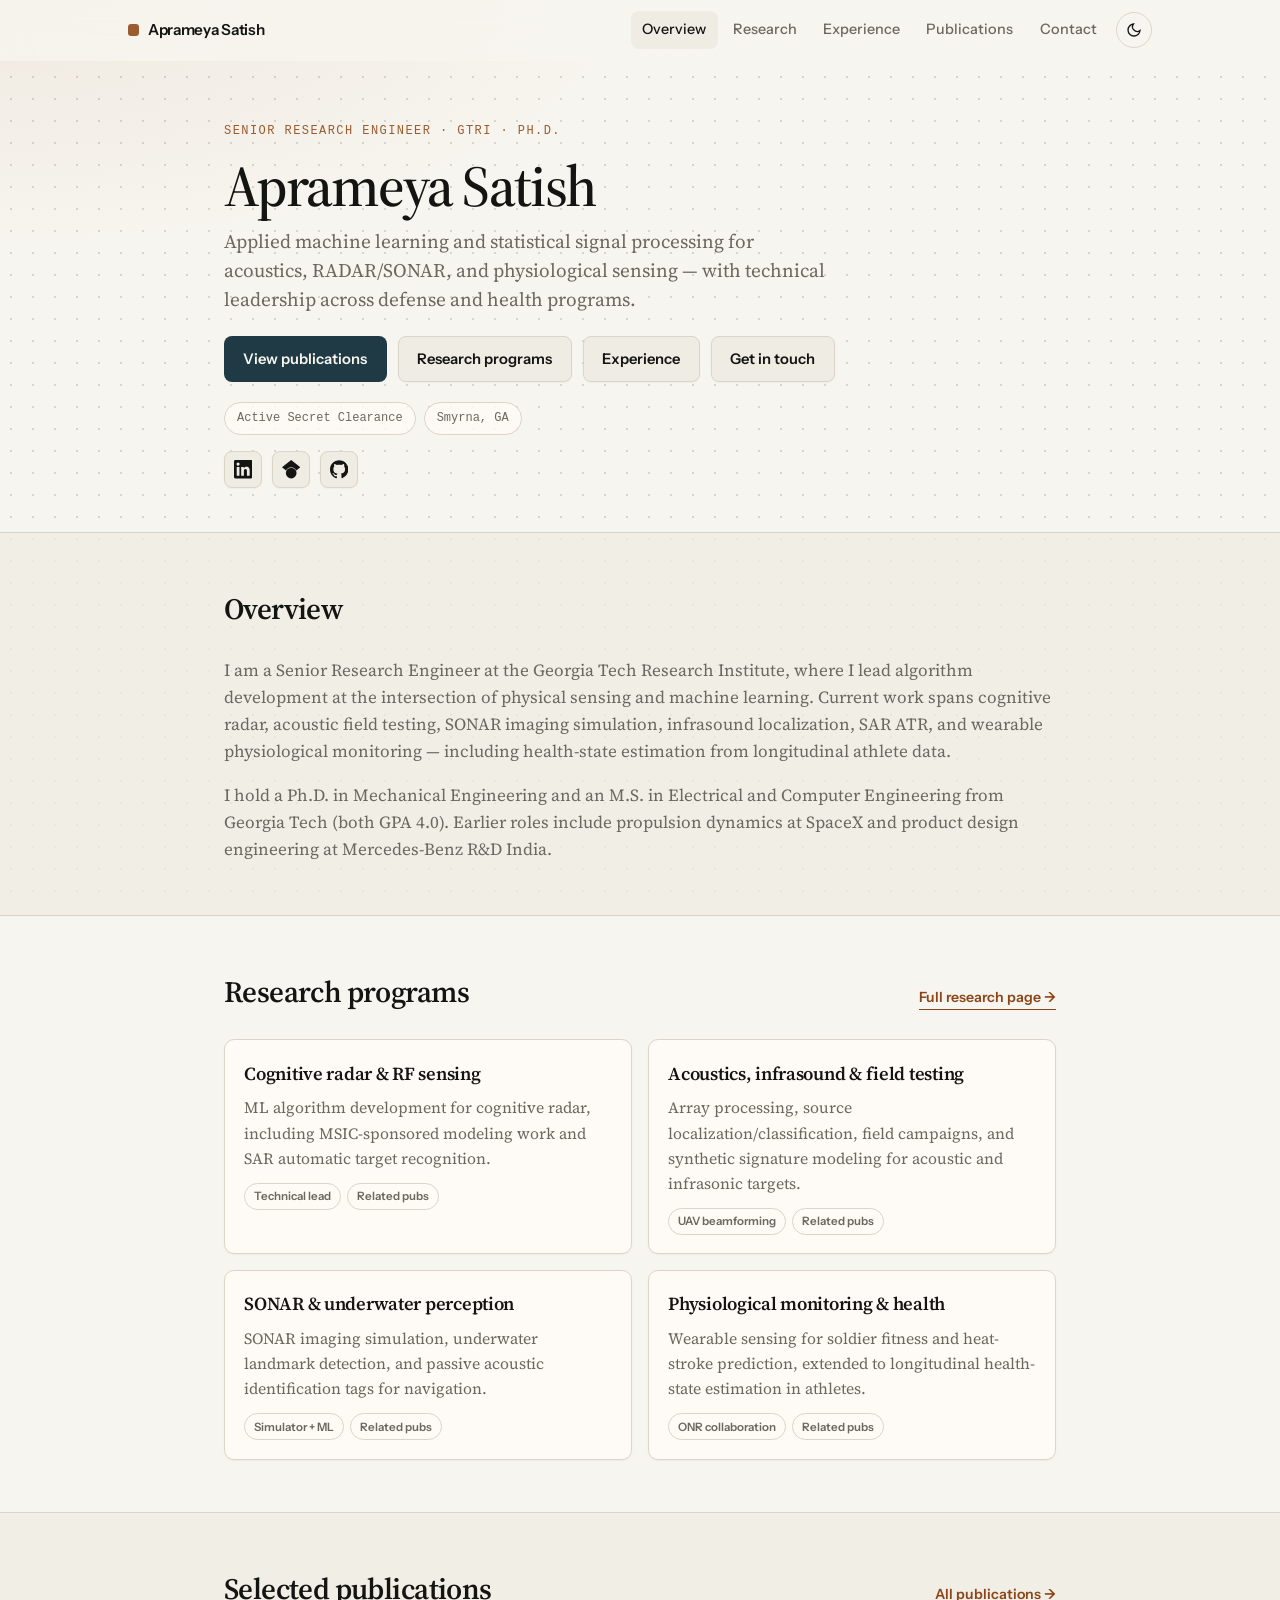
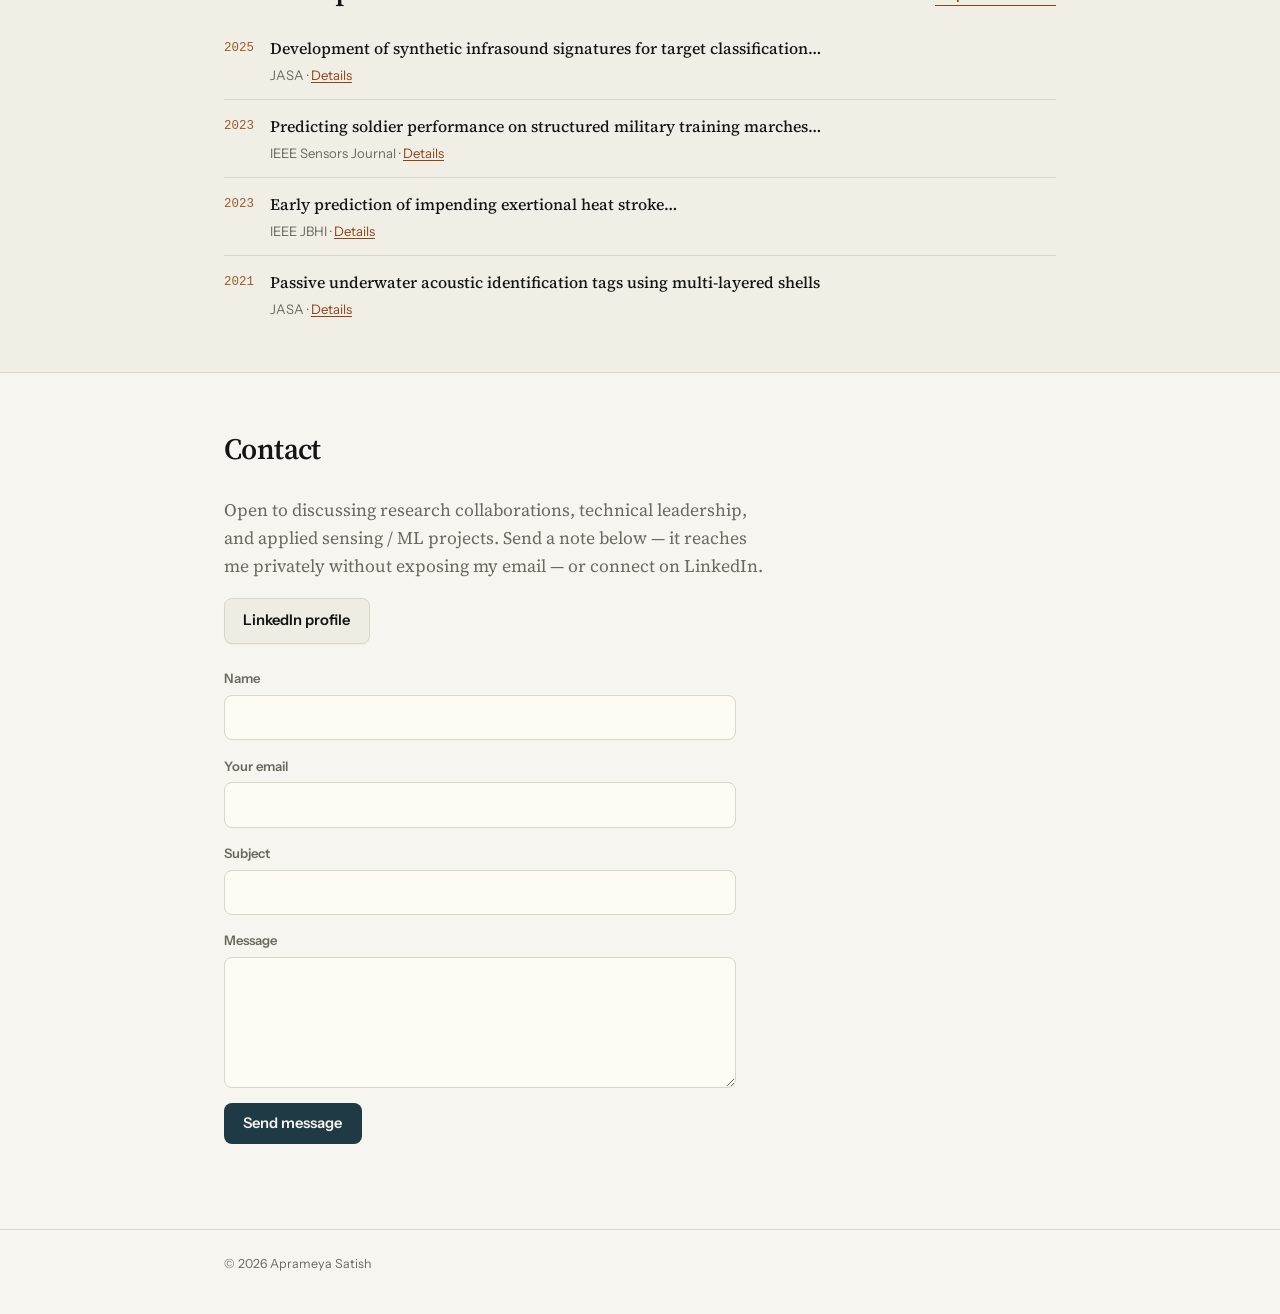
<file: index.html>
<!DOCTYPE html>
<html lang="en">
<head>
    <meta charset="UTF-8">
    <meta name="viewport" content="width=device-width, initial-scale=1.0">
    <title>Aprameya Satish — Senior Research Engineer</title>
    <meta name="description" content="Senior Research Engineer at Georgia Tech Research Institute. Applied machine learning, statistical signal processing, acoustics, RADAR, and SONAR.">
    <script>
      (function () {
        try {
          var key = "as-theme";
          var stored = localStorage.getItem(key);
          var prefersDark = window.matchMedia("(prefers-color-scheme: dark)").matches;
          var theme = stored === "light" || stored === "dark" ? stored : prefersDark ? "dark" : "light";
          document.documentElement.dataset.theme = theme;
          document.documentElement.style.colorScheme = theme;
        } catch (e) {
          document.documentElement.dataset.theme = "light";
        }
      })();
    </script>
    <link rel="preconnect" href="https://fonts.googleapis.com">
    <link rel="preconnect" href="https://fonts.gstatic.com" crossorigin>
    <link href="https://fonts.googleapis.com/css2?family=Instrument+Sans:ital,wght@0,400;0,500;0,600;0,700;1,400&family=Source+Serif+4:ital,opsz,wght@0,8..60,400;0,8..60,500;0,8..60,600;0,8..60,700;1,8..60,400;1,8..60,500&display=swap" rel="stylesheet">
    <link rel="stylesheet" href="style.css">
</head>
<body>
    <a class="skip-link" href="#main">Skip to content</a>

    <header class="site-header">
        <nav class="nav" aria-label="Primary">
            <a class="nav__brand" href="./">
                <span class="nav__mark" aria-hidden="true"></span>
                Aprameya Satish
            </a>
            <div class="nav__actions">
                <ul class="nav__menu" id="nav-menu">
                    <li><a class="nav__link" href="./" aria-current="page">Overview</a></li>
                    <li><a class="nav__link" href="research.html">Research</a></li>
                    <li><a class="nav__link" href="experience.html">Experience</a></li>
                    <li><a class="nav__link" href="publications.html">Publications</a></li>
                    <li><a class="nav__link" href="#contact">Contact</a></li>
                </ul>
                <button class="theme-toggle" id="theme-toggle" type="button" aria-label="Toggle color theme">
                    <svg class="icon-moon" viewBox="0 0 24 24" fill="none" stroke="currentColor" stroke-width="2" aria-hidden="true"><path d="M21 12.79A9 9 0 1 1 11.21 3 7 7 0 0 0 21 12.79z"/></svg>
                    <svg class="icon-sun" viewBox="0 0 24 24" fill="none" stroke="currentColor" stroke-width="2" aria-hidden="true"><circle cx="12" cy="12" r="4"/><path d="M12 2v2m0 16v2M4.93 4.93l1.41 1.41m11.32 11.32 1.41 1.41M2 12h2m16 0h2M4.93 19.07l1.41-1.41M17.66 6.34l1.41-1.41"/></svg>
                </button>
                <button class="nav__toggle" id="nav-toggle" type="button" aria-expanded="false" aria-controls="nav-menu" aria-label="Toggle menu">
                    <span></span><span></span><span></span>
                </button>
            </div>
        </nav>
    </header>

    <main id="main">
        <section class="hero">
            <div class="container">
                <p class="hero__eyebrow reveal">Senior Research Engineer · GTRI · Ph.D.</p>
                <h1 class="hero__title reveal">Aprameya Satish</h1>
                <p class="hero__lede reveal">
                    Applied machine learning and statistical signal processing for acoustics,
                    RADAR/SONAR, and physiological sensing — with technical leadership across
                    defense and health programs.
                </p>
                <div class="btn-row reveal">
                    <a class="btn btn--primary" href="publications.html">View publications</a>
                    <a class="btn btn--secondary" href="research.html">Research programs</a>
                    <a class="btn btn--secondary" href="experience.html">Experience</a>
                    <a class="btn btn--secondary" href="#contact">Get in touch</a>
                </div>
                <ul class="fact-chips reveal" aria-label="Profile facts">
                    <li>Active Secret Clearance</li>
                    <li>Smyrna, GA</li>
                </ul>
                <ul class="social-links reveal" aria-label="Profiles">
                    <li>
                        <a class="social-link" href="https://www.linkedin.com/in/aprameya-satish/" target="_blank" rel="noopener noreferrer" aria-label="LinkedIn" title="LinkedIn">
                            <svg viewBox="0 0 24 24" aria-hidden="true" focusable="false"><path fill="currentColor" d="M20.447 20.452h-3.554v-5.569c0-1.328-.027-3.037-1.852-3.037-1.853 0-2.136 1.445-2.136 2.939v5.667H9.351V9h3.414v1.561h.046c.477-.9 1.637-1.85 3.37-1.85 3.601 0 4.267 2.37 4.267 5.455v6.286zM5.337 7.433a2.062 2.062 0 1 1-.004-4.123 2.062 2.062 0 0 1 .004 4.123zm1.782 13.019H3.555V9h3.564v11.452zM22.225 0H1.771C.792 0 0 .774 0 1.729v20.542C0 23.227.792 24 1.771 24h20.451C23.2 24 24 23.227 24 22.271V1.729C24 .774 23.2 0 22.222 0h.003z"/></svg>
                        </a>
                    </li>
                    <li>
                        <a class="social-link" href="https://scholar.google.com/citations?user=8oFBdGMAAAAJ&amp;hl=en" target="_blank" rel="noopener noreferrer" aria-label="Google Scholar" title="Google Scholar">
                            <svg viewBox="0 0 24 24" aria-hidden="true" focusable="false"><path fill="currentColor" d="M5.242 13.769 0 9.5 12 0l12 9.5-5.242 4.269C17.548 11.249 14.978 9.5 12 9.5c-2.977 0-5.548 1.748-6.758 4.269zM12 10a7 7 0 1 0 0 14 7 7 0 0 0 0-14z"/></svg>
                        </a>
                    </li>
                    <li>
                        <a class="social-link" href="https://github.com/aprameya-satish" target="_blank" rel="noopener noreferrer" aria-label="GitHub" title="GitHub">
                            <svg viewBox="0 0 24 24" aria-hidden="true" focusable="false"><path fill="currentColor" d="M12 .297c-6.63 0-12 5.373-12 12 0 5.303 3.438 9.8 8.205 11.385.6.113.82-.258.82-.577 0-.285-.01-1.04-.015-2.04-3.338.724-4.042-1.61-4.042-1.61C4.422 18.07 3.633 17.7 3.633 17.7c-1.087-.744.084-.729.084-.729 1.205.084 1.838 1.236 1.838 1.236 1.07 1.835 2.809 1.305 3.495.998.108-.776.417-1.305.76-1.605-2.665-.3-5.466-1.332-5.466-5.93 0-1.31.465-2.38 1.235-3.22-.135-.303-.54-1.523.105-3.176 0 0 1.005-.322 3.3 1.23.96-.267 1.98-.399 3-.405 1.02.006 2.04.138 3 .405 2.28-1.552 3.285-1.23 3.285-1.23.645 1.653.24 2.873.12 3.176.765.84 1.23 1.91 1.23 3.22 0 4.61-2.805 5.625-5.475 5.92.42.36.81 1.096.81 2.22 0 1.606-.015 2.896-.015 3.286 0 .315.21.69.825.57C20.565 22.092 24 17.592 24 12.297c0-6.627-5.373-12-12-12"/></svg>
                        </a>
                    </li>
                </ul>
            </div>
        </section>

        <section id="about" class="section section--band">
            <div class="container">
                <div class="section__header">
                    <h2 class="section__title reveal">Overview</h2>
                </div>
                <div class="prose reveal">
                    <p>
                        I am a Senior Research Engineer at the Georgia Tech Research Institute,
                        where I lead algorithm development at the intersection of physical sensing
                        and machine learning. Current work spans cognitive radar, acoustic field
                        testing, SONAR imaging simulation, infrasound localization, SAR ATR, and
                        wearable physiological monitoring — including health-state estimation from
                        longitudinal athlete data.
                    </p>
                    <p>
                        I hold a Ph.D. in Mechanical Engineering and an M.S. in Electrical and
                        Computer Engineering from Georgia Tech (both GPA 4.0). Earlier roles include
                        propulsion dynamics at SpaceX and product design engineering at Mercedes-Benz
                        R&amp;D India.
                    </p>
                </div>
            </div>
        </section>

        <section id="programs" class="section">
            <div class="container">
                <div class="section__header">
                    <h2 class="section__title reveal">Research programs</h2>
                    <a class="section__link reveal" href="research.html">Full research page →</a>
                </div>
                <div class="program-grid">
                    <article class="program reveal">
                        <h3>Cognitive radar &amp; RF sensing</h3>
                        <p>ML algorithm development for cognitive radar, including MSIC-sponsored modeling work and SAR automatic target recognition.</p>
                        <ul class="program__meta">
                            <li>Technical lead</li>
                            <li><a href="publications.html#pub-satish-sar-2023">Related pubs</a></li>
                        </ul>
                    </article>
                    <article class="program reveal">
                        <h3>Acoustics, infrasound &amp; field testing</h3>
                        <p>Array processing, source localization/classification, field campaigns, and synthetic signature modeling for acoustic and infrasonic targets.</p>
                        <ul class="program__meta">
                            <li>UAV beamforming</li>
                            <li><a href="publications.html#pub-das-2025">Related pubs</a></li>
                        </ul>
                    </article>
                    <article class="program reveal">
                        <h3>SONAR &amp; underwater perception</h3>
                        <p>SONAR imaging simulation, underwater landmark detection, and passive acoustic identification tags for navigation.</p>
                        <ul class="program__meta">
                            <li>Simulator + ML</li>
                            <li><a href="publications.html#pub-newcomb-2024">Related pubs</a></li>
                        </ul>
                    </article>
                    <article class="program reveal">
                        <h3>Physiological monitoring &amp; health</h3>
                        <p>Wearable sensing for soldier fitness and heat-stroke prediction, extended to longitudinal health-state estimation in athletes.</p>
                        <ul class="program__meta">
                            <li>ONR collaboration</li>
                            <li><a href="publications.html#pub-lin-2023">Related pubs</a></li>
                        </ul>
                    </article>
                </div>
            </div>
        </section>

        <section id="selected-pubs" class="section section--band">
            <div class="container">
                <div class="section__header">
                    <h2 class="section__title reveal">Selected publications</h2>
                    <a class="section__link reveal" href="publications.html">All publications →</a>
                </div>
                <ul class="teaser-list">
                    <li class="reveal">
                        <span class="teaser-year">2025</span>
                        <div>
                            <p class="teaser-title">Development of synthetic infrasound signatures for target classification…</p>
                            <p class="teaser-venue">JASA · <a href="publications.html#pub-das-2025">Details</a></p>
                        </div>
                    </li>
                    <li class="reveal">
                        <span class="teaser-year">2023</span>
                        <div>
                            <p class="teaser-title">Predicting soldier performance on structured military training marches…</p>
                            <p class="teaser-venue">IEEE Sensors Journal · <a href="publications.html#pub-lin-2023">Details</a></p>
                        </div>
                    </li>
                    <li class="reveal">
                        <span class="teaser-year">2023</span>
                        <div>
                            <p class="teaser-title">Early prediction of impending exertional heat stroke…</p>
                            <p class="teaser-venue">IEEE JBHI · <a href="publications.html#pub-yaldiz-2023">Details</a></p>
                        </div>
                    </li>
                    <li class="reveal">
                        <span class="teaser-year">2021</span>
                        <div>
                            <p class="teaser-title">Passive underwater acoustic identification tags using multi-layered shells</p>
                            <p class="teaser-venue">JASA · <a href="publications.html#pub-satish-shells-2021">Details</a></p>
                        </div>
                    </li>
                </ul>
            </div>
        </section>

        <section id="contact" class="section">
            <div class="container">
                <div class="section__header">
                    <h2 class="section__title reveal">Contact</h2>
                </div>
                <div class="contact-block reveal">
                    <p class="contact-block__lede">
                        Open to discussing research collaborations, technical leadership, and applied
                        sensing / ML projects. Send a note below — it reaches me privately without
                        exposing my email — or connect on LinkedIn.
                    </p>
                    <p class="contact-linkedin">
                        <a class="btn btn--secondary" href="https://www.linkedin.com/in/aprameya-satish/" target="_blank" rel="noopener noreferrer">LinkedIn profile</a>
                    </p>
                    <form class="contact-form" id="contact-form" novalidate>
                        <input type="text" name="_gotcha" class="contact-form__honeypot" tabindex="-1" autocomplete="off" aria-hidden="true">
                        <div class="form-row">
                            <label for="contact-name">Name</label>
                            <input type="text" id="contact-name" name="name" required autocomplete="name" maxlength="120">
                        </div>
                        <div class="form-row">
                            <label for="contact-email">Your email</label>
                            <input type="email" id="contact-email" name="email" required autocomplete="email" maxlength="200">
                        </div>
                        <div class="form-row">
                            <label for="contact-subject">Subject</label>
                            <input type="text" id="contact-subject" name="subject" required maxlength="200">
                        </div>
                        <div class="form-row">
                            <label for="contact-message">Message</label>
                            <textarea id="contact-message" name="message" rows="5" required maxlength="5000"></textarea>
                        </div>
                        <button type="submit" class="btn btn--primary" id="contact-submit">Send message</button>
                        <p class="contact-form__status" id="contact-status" role="status" aria-live="polite"></p>
                    </form>
                </div>
            </div>
        </section>
    </main>

    <footer class="site-footer">
        <div class="container">
            <p>&copy; <span id="year">2026</span> Aprameya Satish</p>
        </div>
    </footer>

    <script src="contact-config.js"></script>
    <script src="app.js"></script>
</body>
</html>
</file>
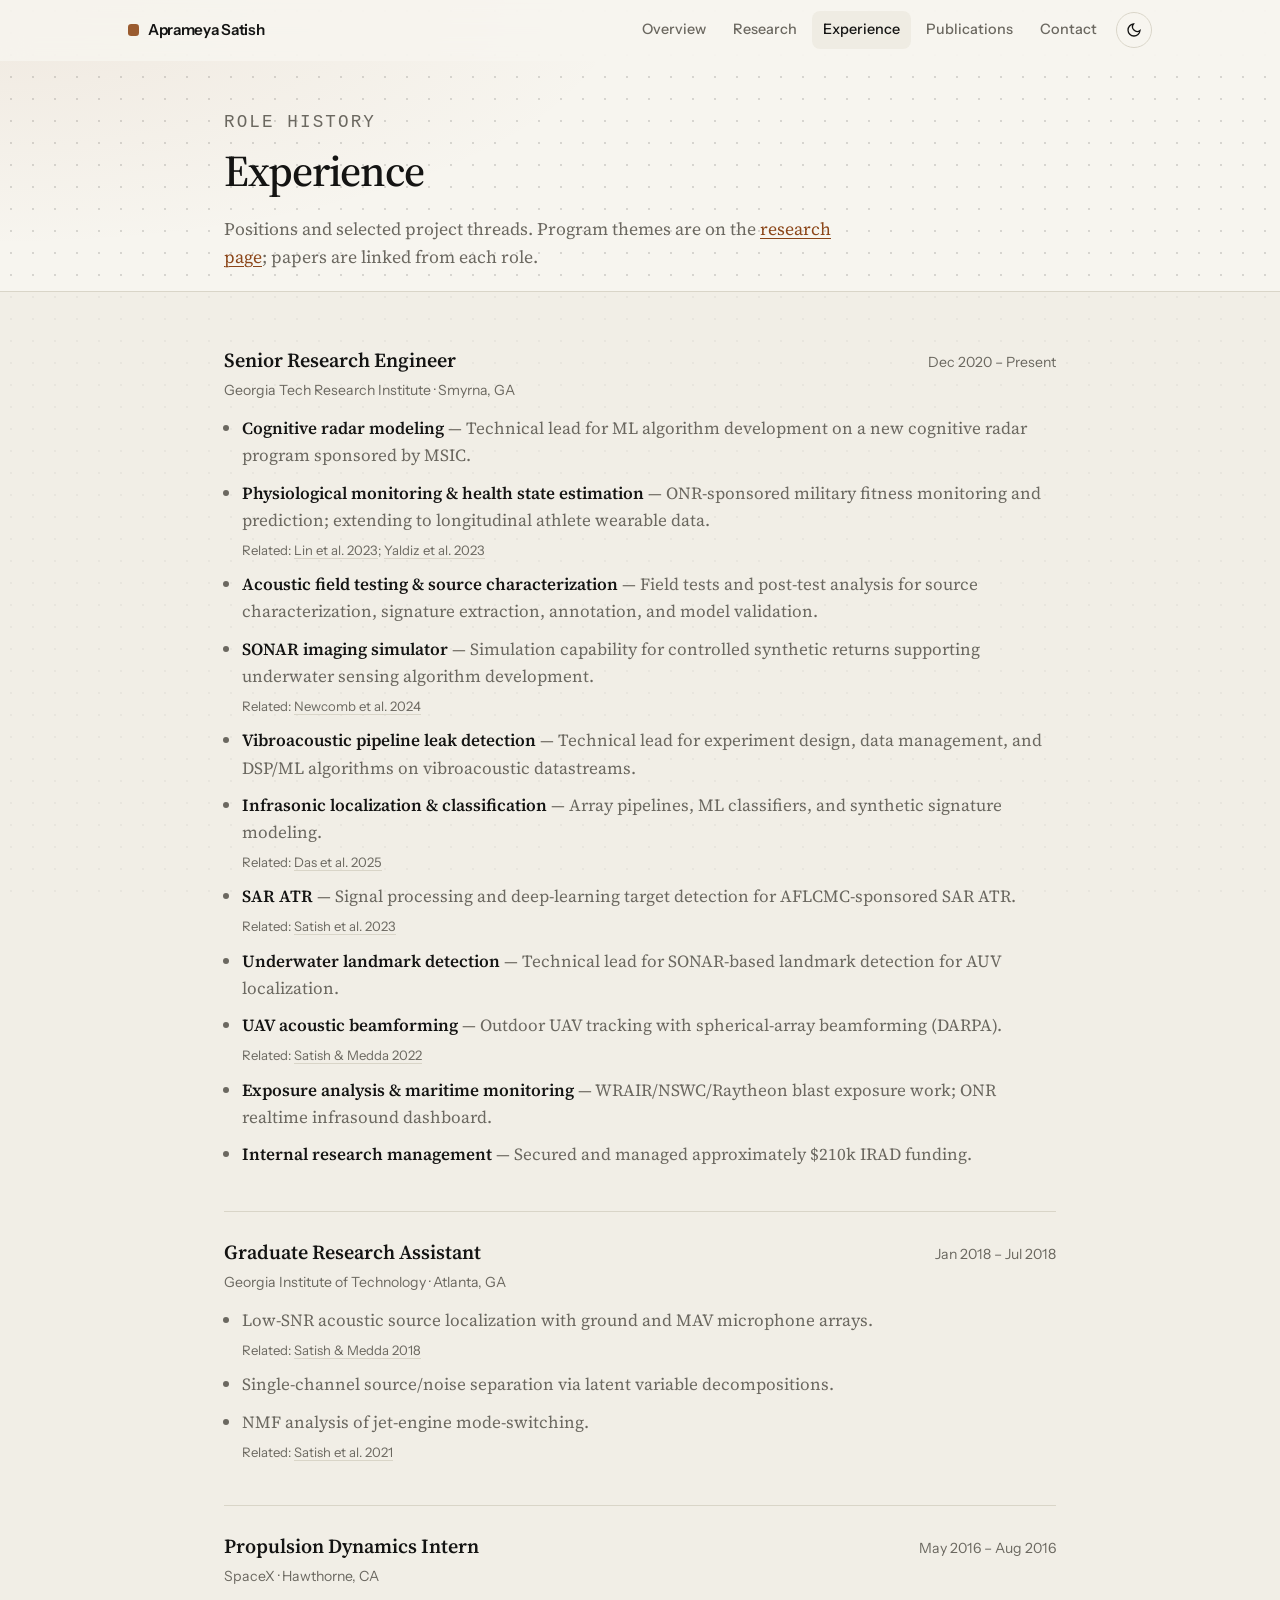
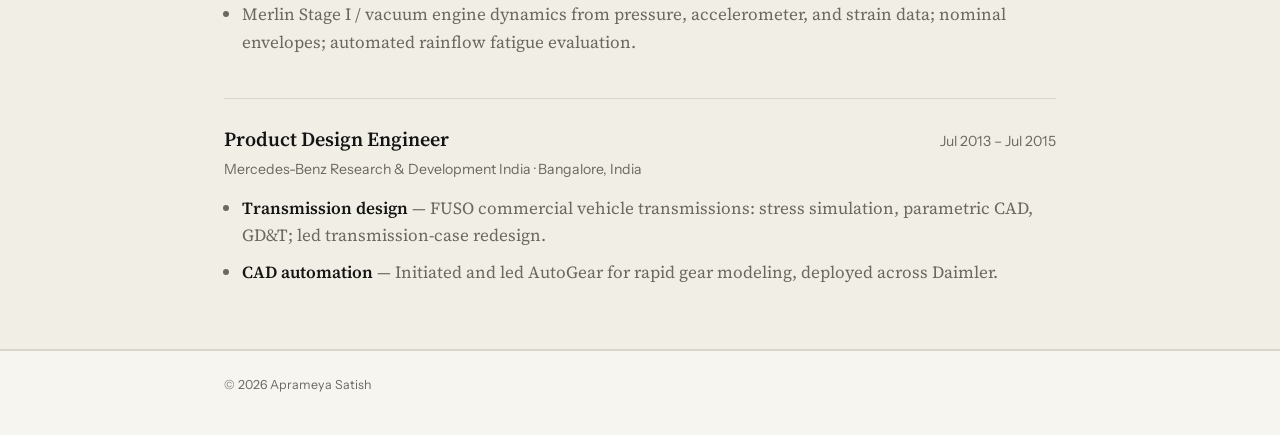
<file: experience.html>
<!DOCTYPE html>
<html lang="en">
<head>
    <meta charset="UTF-8">
    <meta name="viewport" content="width=device-width, initial-scale=1.0">
    <title>Experience — Aprameya Satish</title>
    <meta name="description" content="Professional experience: GTRI, Georgia Tech, SpaceX, and Mercedes-Benz R&amp;D.">
    <script>
      (function () {
        try {
          var key = "as-theme";
          var stored = localStorage.getItem(key);
          var prefersDark = window.matchMedia("(prefers-color-scheme: dark)").matches;
          var theme = stored === "light" || stored === "dark" ? stored : prefersDark ? "dark" : "light";
          document.documentElement.dataset.theme = theme;
          document.documentElement.style.colorScheme = theme;
        } catch (e) {
          document.documentElement.dataset.theme = "light";
        }
      })();
    </script>
    <link rel="preconnect" href="https://fonts.googleapis.com">
    <link rel="preconnect" href="https://fonts.gstatic.com" crossorigin>
    <link href="https://fonts.googleapis.com/css2?family=Instrument+Sans:ital,wght@0,400;0,500;0,600;0,700;1,400&family=Source+Serif+4:ital,opsz,wght@0,8..60,400;0,8..60,500;0,8..60,600;0,8..60,700;1,8..60,400;1,8..60,500&display=swap" rel="stylesheet">
    <link rel="stylesheet" href="style.css">
</head>
<body>
    <a class="skip-link" href="#main">Skip to content</a>

    <header class="site-header">
        <nav class="nav" aria-label="Primary">
            <a class="nav__brand" href="./">
                <span class="nav__mark" aria-hidden="true"></span>
                Aprameya Satish
            </a>
            <div class="nav__actions">
                <ul class="nav__menu" id="nav-menu">
                    <li><a class="nav__link" href="./">Overview</a></li>
                    <li><a class="nav__link" href="research.html">Research</a></li>
                    <li><a class="nav__link" href="experience.html" aria-current="page">Experience</a></li>
                    <li><a class="nav__link" href="publications.html">Publications</a></li>
                    <li><a class="nav__link" href="./#contact">Contact</a></li>
                </ul>
                <button class="theme-toggle" id="theme-toggle" type="button" aria-label="Toggle color theme">
                    <svg class="icon-moon" viewBox="0 0 24 24" fill="none" stroke="currentColor" stroke-width="2" aria-hidden="true"><path d="M21 12.79A9 9 0 1 1 11.21 3 7 7 0 0 0 21 12.79z"/></svg>
                    <svg class="icon-sun" viewBox="0 0 24 24" fill="none" stroke="currentColor" stroke-width="2" aria-hidden="true"><circle cx="12" cy="12" r="4"/><path d="M12 2v2m0 16v2M4.93 4.93l1.41 1.41m11.32 11.32 1.41 1.41M2 12h2m16 0h2M4.93 19.07l1.41-1.41M17.66 6.34l1.41-1.41"/></svg>
                </button>
                <button class="nav__toggle" id="nav-toggle" type="button" aria-expanded="false" aria-controls="nav-menu" aria-label="Toggle menu">
                    <span></span><span></span><span></span>
                </button>
            </div>
        </nav>
    </header>

    <main id="main">
        <header class="page-header">
            <div class="container">
                <p class="hero__eyebrow reveal">Role history</p>
                <h1 class="reveal">Experience</h1>
                <p class="reveal">
                    Positions and selected project threads. Program themes are on the
                    <a href="research.html">research page</a>; papers are linked from each role.
                </p>
            </div>
        </header>

        <section id="experience" class="section section--band">
            <div class="container">
                <article class="job reveal">
                    <header class="job__header">
                        <div>
                            <h2 class="job__title">Senior Research Engineer</h2>
                            <p class="job__org">Georgia Tech Research Institute · Smyrna, GA</p>
                        </div>
                        <time class="job__dates" datetime="2020-12">Dec 2020 – Present</time>
                    </header>
                    <ul class="job__bullets">
                        <li>
                            <strong>Cognitive radar modeling</strong> —
                            Technical lead for ML algorithm development on a new cognitive radar
                            program sponsored by MSIC.
                        </li>
                        <li>
                            <strong>Physiological monitoring &amp; health state estimation</strong> —
                            ONR-sponsored military fitness monitoring and prediction; extending to
                            longitudinal athlete wearable data.
                            <span class="job__cites">Related:
                                <a href="publications.html#pub-lin-2023">Lin et al. 2023</a>;
                                <a href="publications.html#pub-yaldiz-2023">Yaldiz et al. 2023</a>
                            </span>
                        </li>
                        <li>
                            <strong>Acoustic field testing &amp; source characterization</strong> —
                            Field tests and post-test analysis for source characterization, signature
                            extraction, annotation, and model validation.
                        </li>
                        <li>
                            <strong>SONAR imaging simulator</strong> —
                            Simulation capability for controlled synthetic returns supporting
                            underwater sensing algorithm development.
                            <span class="job__cites">Related:
                                <a href="publications.html#pub-newcomb-2024">Newcomb et al. 2024</a>
                            </span>
                        </li>
                        <li>
                            <strong>Vibroacoustic pipeline leak detection</strong> —
                            Technical lead for experiment design, data management, and DSP/ML
                            algorithms on vibroacoustic datastreams.
                        </li>
                        <li>
                            <strong>Infrasonic localization &amp; classification</strong> —
                            Array pipelines, ML classifiers, and synthetic signature modeling.
                            <span class="job__cites">Related:
                                <a href="publications.html#pub-das-2025">Das et al. 2025</a>
                            </span>
                        </li>
                        <li>
                            <strong>SAR ATR</strong> —
                            Signal processing and deep-learning target detection for AFLCMC-sponsored SAR ATR.
                            <span class="job__cites">Related:
                                <a href="publications.html#pub-satish-sar-2023">Satish et al. 2023</a>
                            </span>
                        </li>
                        <li>
                            <strong>Underwater landmark detection</strong> —
                            Technical lead for SONAR-based landmark detection for AUV localization.
                        </li>
                        <li>
                            <strong>UAV acoustic beamforming</strong> —
                            Outdoor UAV tracking with spherical-array beamforming (DARPA).
                            <span class="job__cites">Related:
                                <a href="publications.html#pub-satish-uav-2022">Satish &amp; Medda 2022</a>
                            </span>
                        </li>
                        <li>
                            <strong>Exposure analysis &amp; maritime monitoring</strong> —
                            WRAIR/NSWC/Raytheon blast exposure work; ONR realtime infrasound dashboard.
                        </li>
                        <li>
                            <strong>Internal research management</strong> —
                            Secured and managed approximately $210k IRAD funding.
                        </li>
                    </ul>
                </article>

                <article class="job reveal">
                    <header class="job__header">
                        <div>
                            <h2 class="job__title">Graduate Research Assistant</h2>
                            <p class="job__org">Georgia Institute of Technology · Atlanta, GA</p>
                        </div>
                        <time class="job__dates" datetime="2018-01">Jan 2018 – Jul 2018</time>
                    </header>
                    <ul class="job__bullets">
                        <li>
                            Low-SNR acoustic source localization with ground and MAV microphone arrays.
                            <span class="job__cites">Related:
                                <a href="publications.html#pub-satish-mav-2018">Satish &amp; Medda 2018</a>
                            </span>
                        </li>
                        <li>Single-channel source/noise separation via latent variable decompositions.</li>
                        <li>
                            NMF analysis of jet-engine mode-switching.
                            <span class="job__cites">Related:
                                <a href="publications.html#pub-satish-jet-2021">Satish et al. 2021</a>
                            </span>
                        </li>
                    </ul>
                </article>

                <article class="job reveal">
                    <header class="job__header">
                        <div>
                            <h2 class="job__title">Propulsion Dynamics Intern</h2>
                            <p class="job__org">SpaceX · Hawthorne, CA</p>
                        </div>
                        <time class="job__dates" datetime="2016-05">May 2016 – Aug 2016</time>
                    </header>
                    <ul class="job__bullets">
                        <li>
                            Merlin Stage I / vacuum engine dynamics from pressure, accelerometer, and
                            strain data; nominal envelopes; automated rainflow fatigue evaluation.
                        </li>
                    </ul>
                </article>

                <article class="job reveal">
                    <header class="job__header">
                        <div>
                            <h2 class="job__title">Product Design Engineer</h2>
                            <p class="job__org">Mercedes-Benz Research &amp; Development India · Bangalore, India</p>
                        </div>
                        <time class="job__dates" datetime="2013-07">Jul 2013 – Jul 2015</time>
                    </header>
                    <ul class="job__bullets">
                        <li>
                            <strong>Transmission design</strong> —
                            FUSO commercial vehicle transmissions: stress simulation, parametric CAD,
                            GD&amp;T; led transmission-case redesign.
                        </li>
                        <li>
                            <strong>CAD automation</strong> —
                            Initiated and led AutoGear for rapid gear modeling, deployed across Daimler.
                        </li>
                    </ul>
                </article>
            </div>
        </section>
    </main>

    <footer class="site-footer">
        <div class="container">
            <p>&copy; <span id="year">2026</span> Aprameya Satish</p>
        </div>
    </footer>

    <script src="app.js"></script>
</body>
</html>
</file>
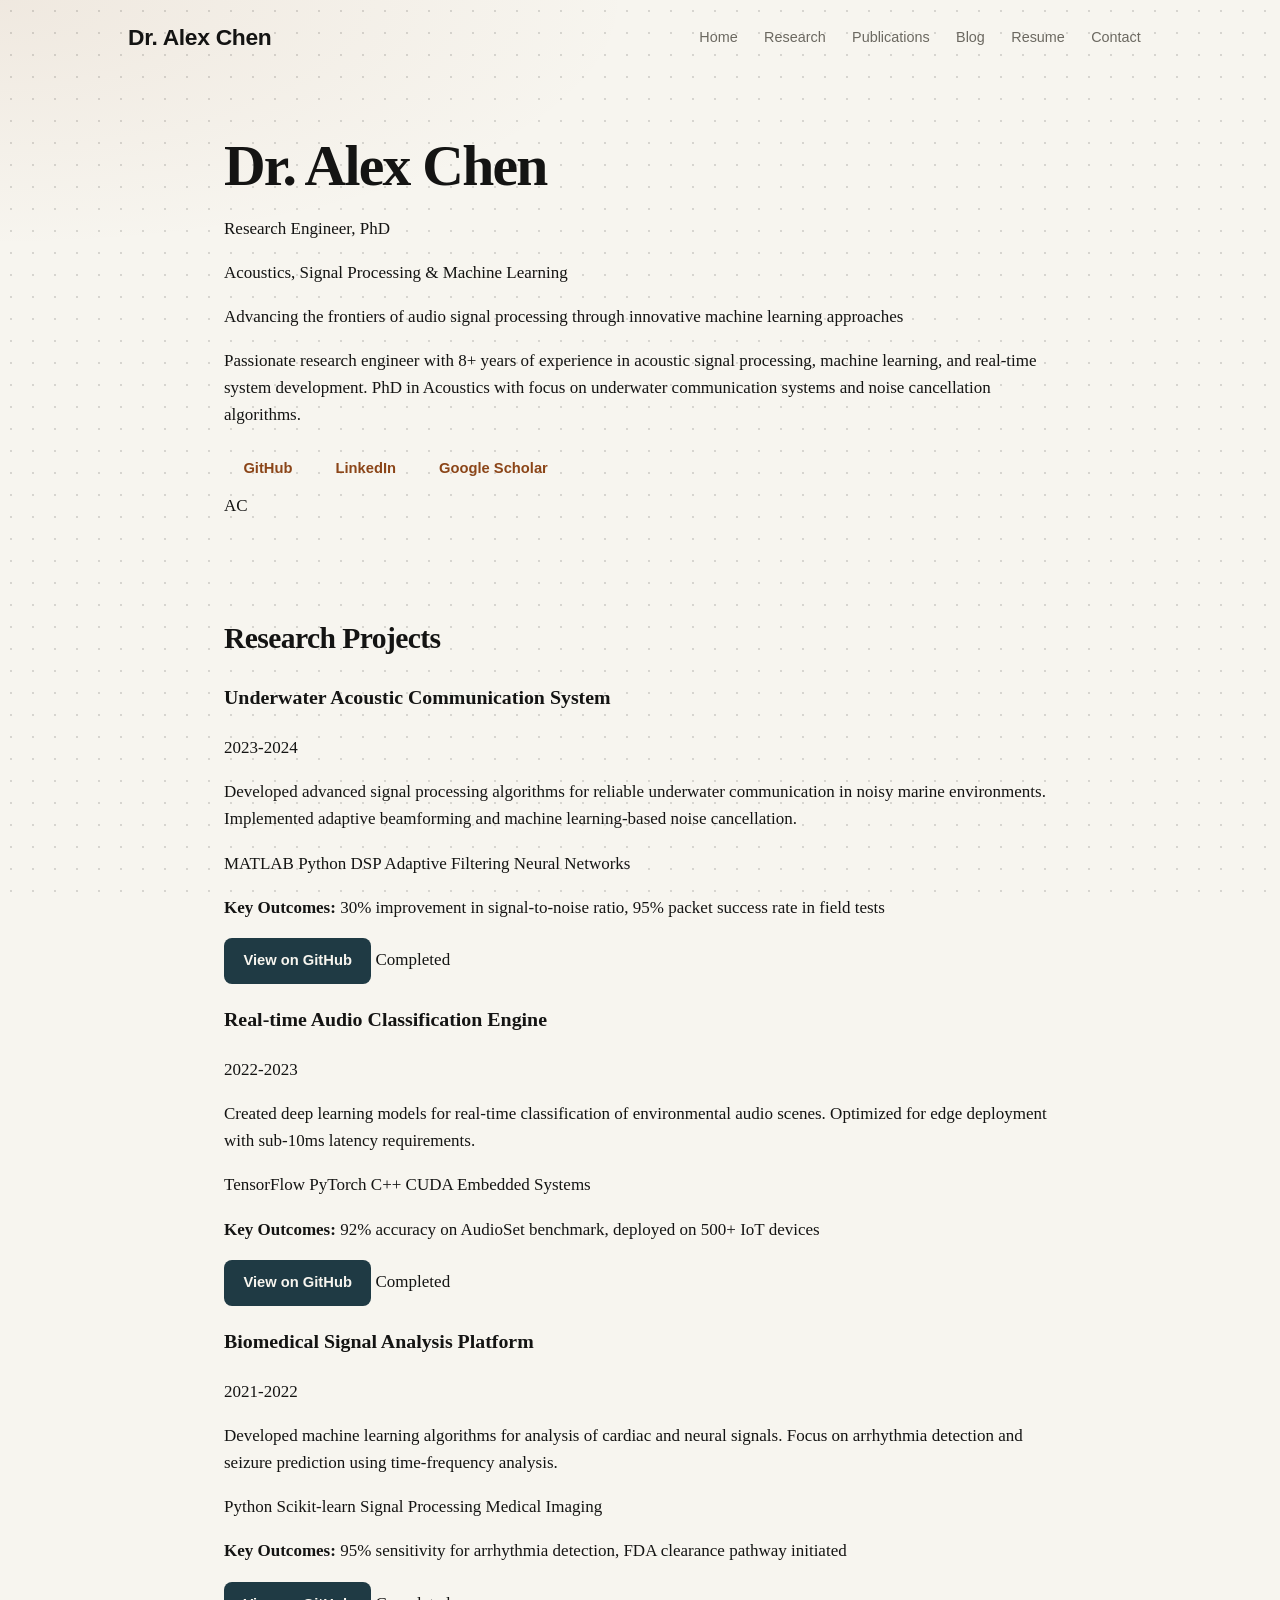
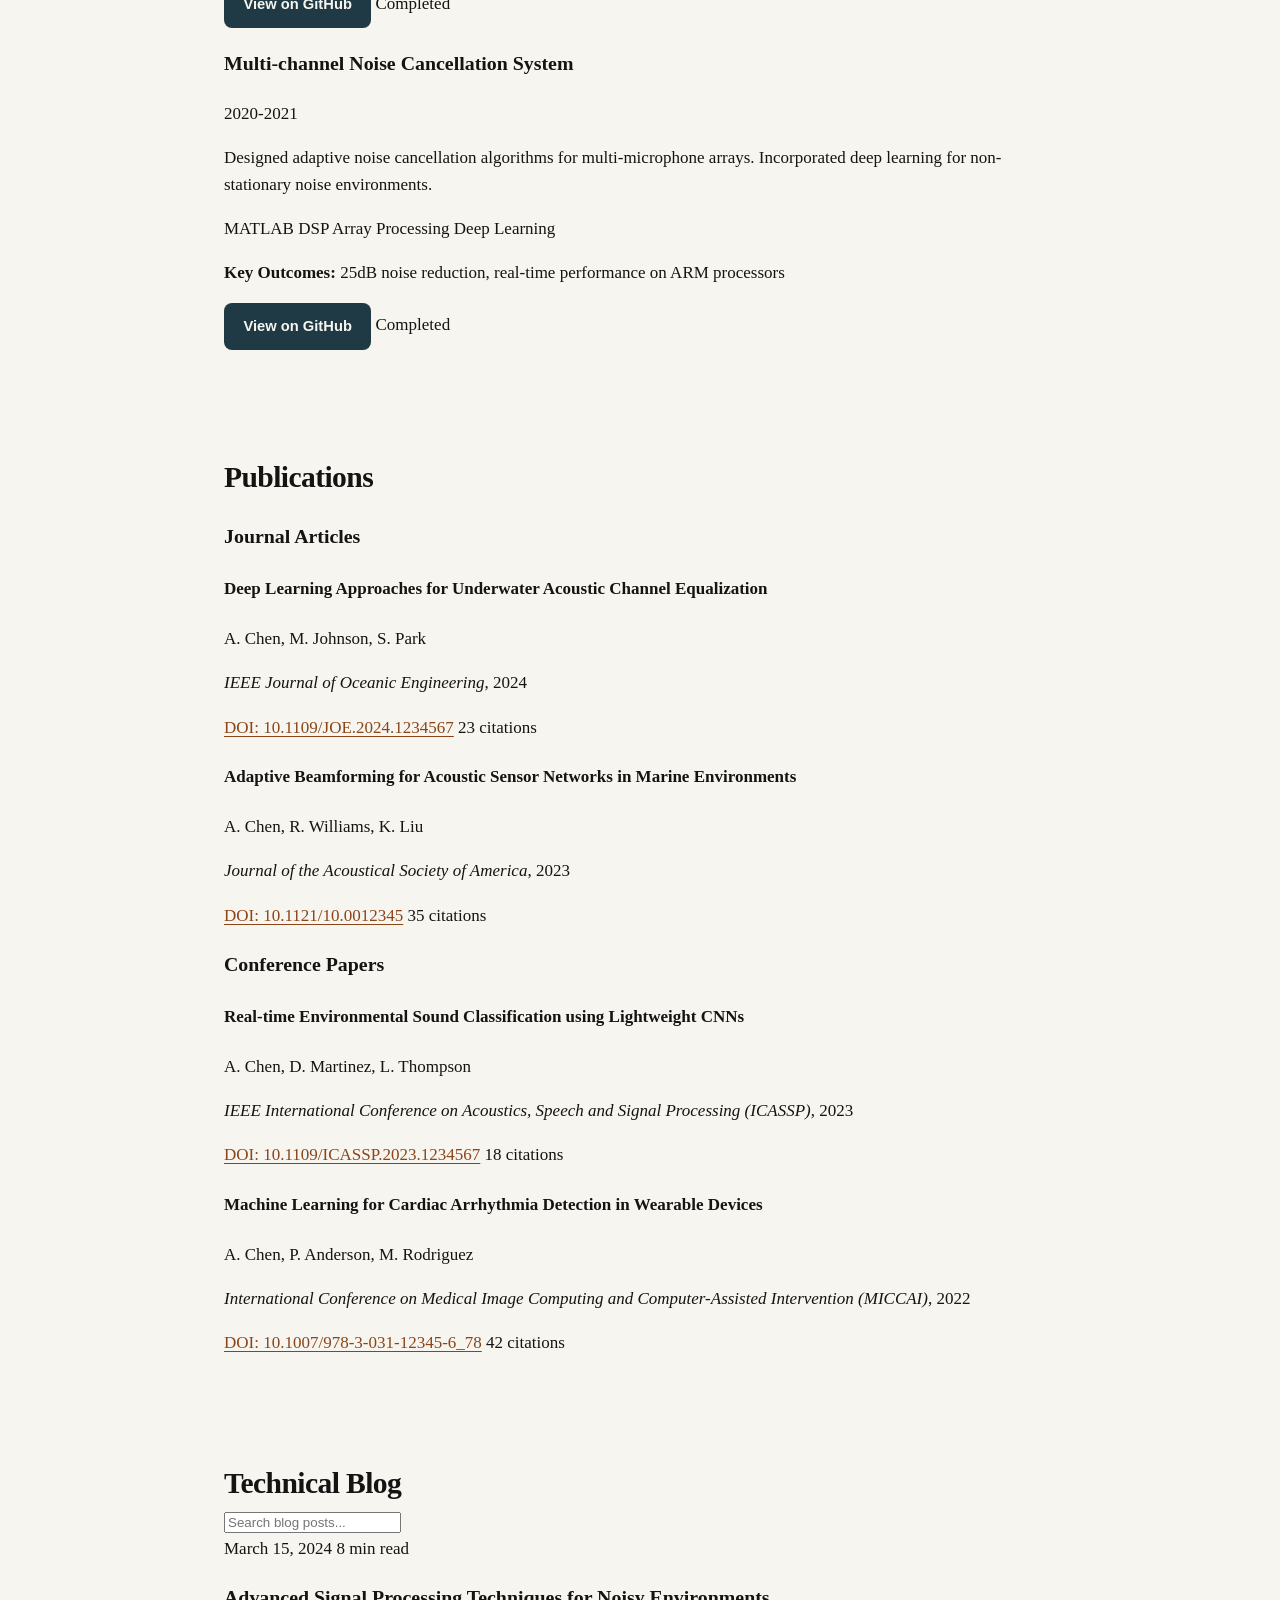
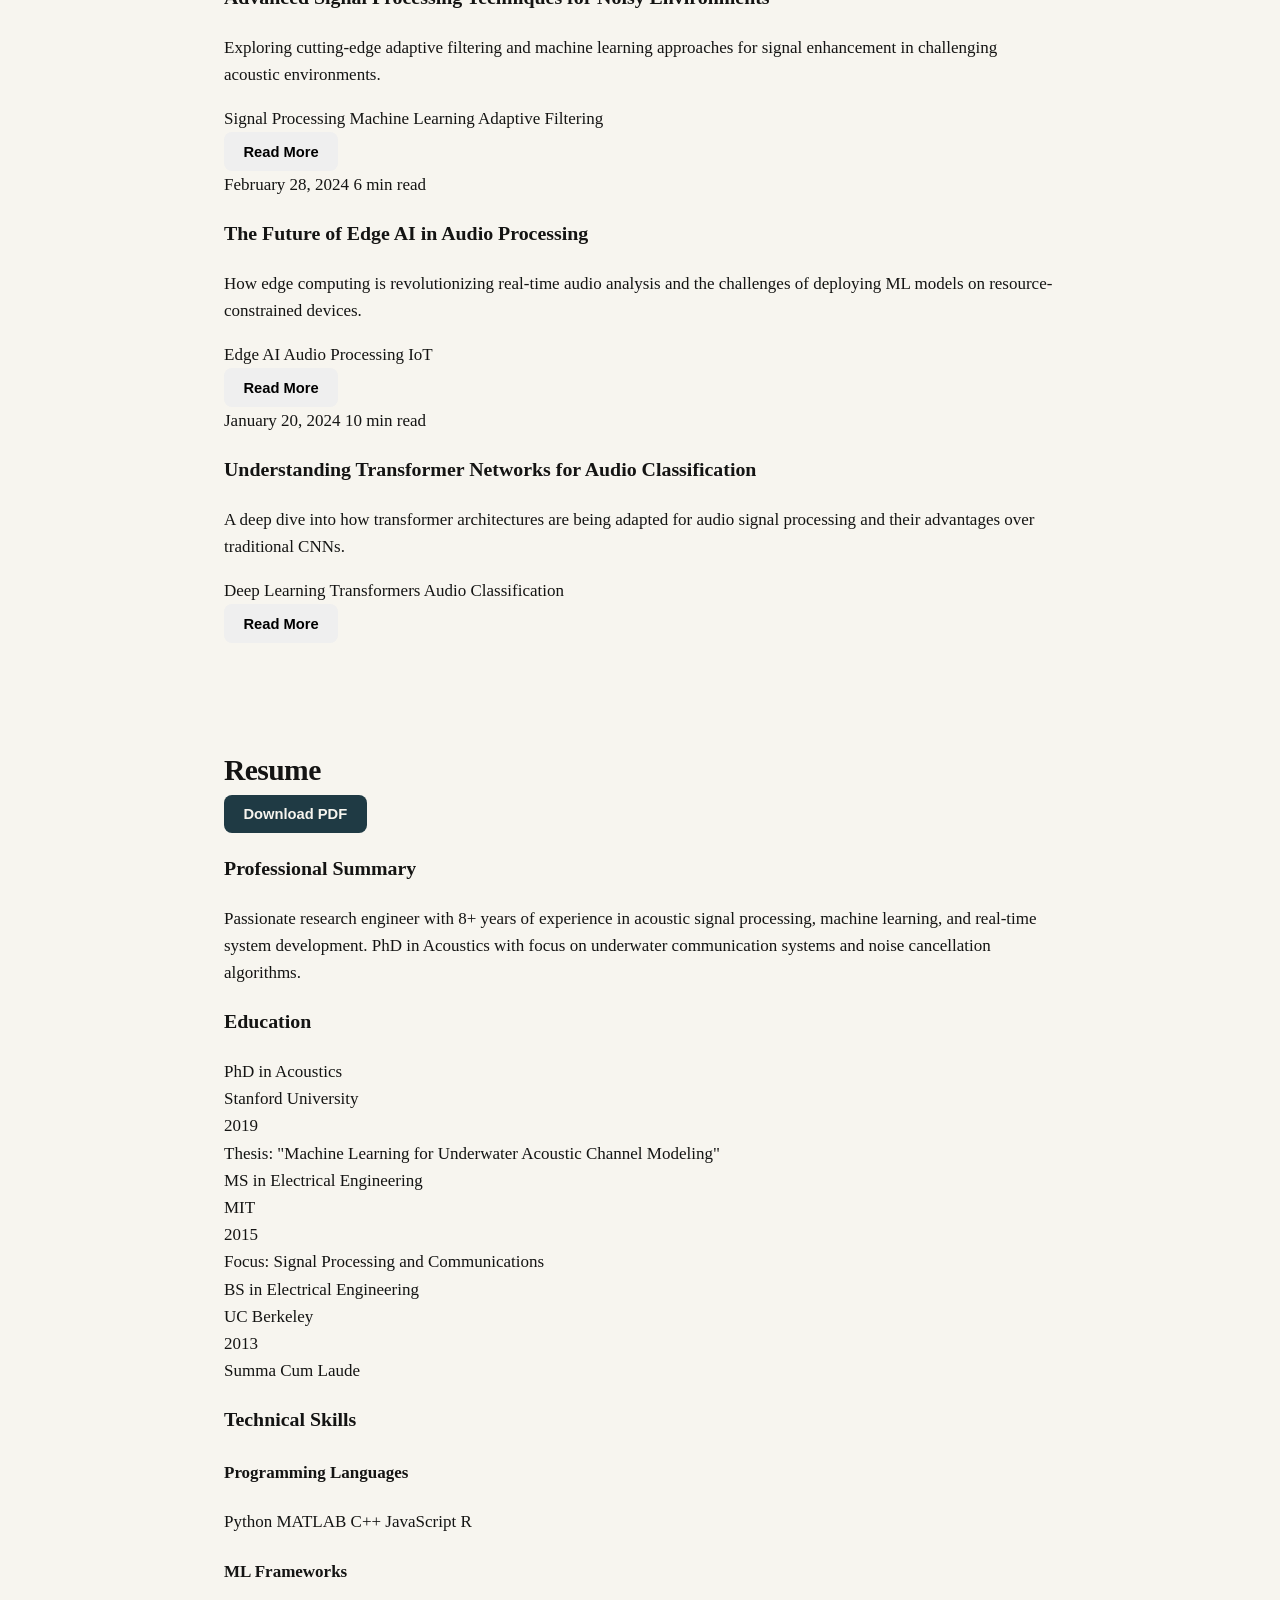
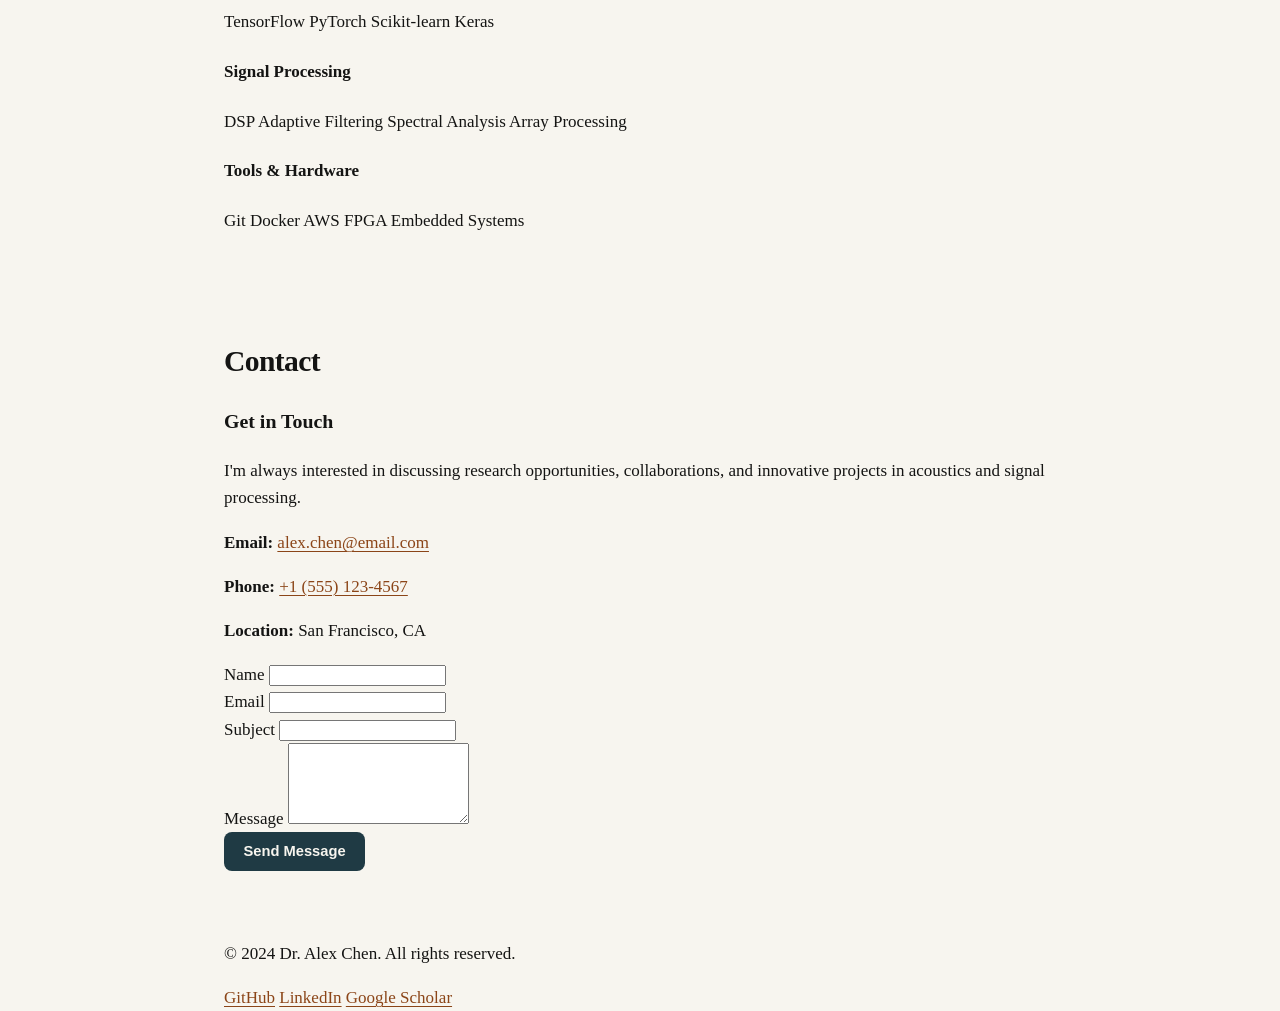
<file: index_old.html>
<!DOCTYPE html>
<html lang="en">
<head>
    <meta charset="UTF-8">
    <meta name="viewport" content="width=device-width, initial-scale=1.0">
    <title>Dr. Alex Chen - Research Engineer</title>
    <meta name="description" content="Research Engineer with PhD in acoustics, signal processing, and machine learning. Advancing audio signal processing through innovative ML approaches.">
    <meta property="og:title" content="Dr. Alex Chen - Research Engineer">
    <meta property="og:description" content="Research Engineer with PhD in acoustics, signal processing, and machine learning">
    <meta property="og:type" content="website">
    <link rel="stylesheet" href="style.css">
</head>
<body>
    <!-- Header -->
    <header class="header">
        <nav class="nav container">
            <div class="nav__brand">
                <h2>Dr. Alex Chen</h2>
            </div>
            <ul class="nav__menu" id="nav-menu">
                <li><a href="#home" class="nav__link">Home</a></li>
                <li><a href="#research" class="nav__link">Research</a></li>
                <li><a href="#publications" class="nav__link">Publications</a></li>
                <li><a href="#blog" class="nav__link">Blog</a></li>
                <li><a href="#resume" class="nav__link">Resume</a></li>
                <li><a href="#contact" class="nav__link">Contact</a></li>
            </ul>
            <button class="nav__toggle" id="nav-toggle">
                <span></span>
                <span></span>
                <span></span>
            </button>
        </nav>
    </header>

    <!-- Hero Section -->
    <section id="home" class="hero">
        <div class="container">
            <div class="hero__content">
                <div class="hero__text">
                    <h1 class="hero__title">Dr. Alex Chen</h1>
                    <p class="hero__subtitle">Research Engineer, PhD</p>
                    <p class="hero__specialization">Acoustics, Signal Processing & Machine Learning</p>
                    <p class="hero__tagline">Advancing the frontiers of audio signal processing through innovative machine learning approaches</p>
                    <p class="hero__bio">Passionate research engineer with 8+ years of experience in acoustic signal processing, machine learning, and real-time system development. PhD in Acoustics with focus on underwater communication systems and noise cancellation algorithms.</p>
                    <div class="hero__links">
                        <a href="https://github.com/alex-chen-research" target="_blank" class="btn btn--outline">GitHub</a>
                        <a href="https://linkedin.com/in/alex-chen-phd" target="_blank" class="btn btn--outline">LinkedIn</a>
                        <a href="https://scholar.google.com/citations?user=alexchen" target="_blank" class="btn btn--outline">Google Scholar</a>
                    </div>
                </div>
                <div class="hero__image">
                    <div class="hero__avatar">AC</div>
                </div>
            </div>
        </div>
    </section>

    <!-- Research Projects Section -->
    <section id="research" class="research section">
        <div class="container">
            <h2 class="section__title">Research Projects</h2>
            <div class="research__grid">
                <div class="card project-card">
                    <div class="card__body">
                        <div class="project__header">
                            <h3 class="project__title">Underwater Acoustic Communication System</h3>
                            <span class="project__duration">2023-2024</span>
                        </div>
                        <p class="project__description">Developed advanced signal processing algorithms for reliable underwater communication in noisy marine environments. Implemented adaptive beamforming and machine learning-based noise cancellation.</p>
                        <div class="project__tech">
                            <span class="tech-tag">MATLAB</span>
                            <span class="tech-tag">Python</span>
                            <span class="tech-tag">DSP</span>
                            <span class="tech-tag">Adaptive Filtering</span>
                            <span class="tech-tag">Neural Networks</span>
                        </div>
                        <p class="project__outcomes"><strong>Key Outcomes:</strong> 30% improvement in signal-to-noise ratio, 95% packet success rate in field tests</p>
                        <div class="project__links">
                            <a href="https://github.com/alex-chen-research/underwater-comm" target="_blank" class="btn btn--sm btn--primary">View on GitHub</a>
                            <span class="status status--success">Completed</span>
                        </div>
                    </div>
                </div>

                <div class="card project-card">
                    <div class="card__body">
                        <div class="project__header">
                            <h3 class="project__title">Real-time Audio Classification Engine</h3>
                            <span class="project__duration">2022-2023</span>
                        </div>
                        <p class="project__description">Created deep learning models for real-time classification of environmental audio scenes. Optimized for edge deployment with sub-10ms latency requirements.</p>
                        <div class="project__tech">
                            <span class="tech-tag">TensorFlow</span>
                            <span class="tech-tag">PyTorch</span>
                            <span class="tech-tag">C++</span>
                            <span class="tech-tag">CUDA</span>
                            <span class="tech-tag">Embedded Systems</span>
                        </div>
                        <p class="project__outcomes"><strong>Key Outcomes:</strong> 92% accuracy on AudioSet benchmark, deployed on 500+ IoT devices</p>
                        <div class="project__links">
                            <a href="https://github.com/alex-chen-research/audio-classifier" target="_blank" class="btn btn--sm btn--primary">View on GitHub</a>
                            <span class="status status--success">Completed</span>
                        </div>
                    </div>
                </div>

                <div class="card project-card">
                    <div class="card__body">
                        <div class="project__header">
                            <h3 class="project__title">Biomedical Signal Analysis Platform</h3>
                            <span class="project__duration">2021-2022</span>
                        </div>
                        <p class="project__description">Developed machine learning algorithms for analysis of cardiac and neural signals. Focus on arrhythmia detection and seizure prediction using time-frequency analysis.</p>
                        <div class="project__tech">
                            <span class="tech-tag">Python</span>
                            <span class="tech-tag">Scikit-learn</span>
                            <span class="tech-tag">Signal Processing</span>
                            <span class="tech-tag">Medical Imaging</span>
                        </div>
                        <p class="project__outcomes"><strong>Key Outcomes:</strong> 95% sensitivity for arrhythmia detection, FDA clearance pathway initiated</p>
                        <div class="project__links">
                            <a href="https://github.com/alex-chen-research/biomedical-signals" target="_blank" class="btn btn--sm btn--primary">View on GitHub</a>
                            <span class="status status--success">Completed</span>
                        </div>
                    </div>
                </div>

                <div class="card project-card">
                    <div class="card__body">
                        <div class="project__header">
                            <h3 class="project__title">Multi-channel Noise Cancellation System</h3>
                            <span class="project__duration">2020-2021</span>
                        </div>
                        <p class="project__description">Designed adaptive noise cancellation algorithms for multi-microphone arrays. Incorporated deep learning for non-stationary noise environments.</p>
                        <div class="project__tech">
                            <span class="tech-tag">MATLAB</span>
                            <span class="tech-tag">DSP</span>
                            <span class="tech-tag">Array Processing</span>
                            <span class="tech-tag">Deep Learning</span>
                        </div>
                        <p class="project__outcomes"><strong>Key Outcomes:</strong> 25dB noise reduction, real-time performance on ARM processors</p>
                        <div class="project__links">
                            <a href="https://github.com/alex-chen-research/noise-cancellation" target="_blank" class="btn btn--sm btn--primary">View on GitHub</a>
                            <span class="status status--success">Completed</span>
                        </div>
                    </div>
                </div>
            </div>
        </div>
    </section>

    <!-- Publications Section -->
    <section id="publications" class="publications section">
        <div class="container">
            <h2 class="section__title">Publications</h2>
            <div class="publications__content">
                <div class="publications__category">
                    <h3>Journal Articles</h3>
                    <div class="publication">
                        <h4 class="publication__title">Deep Learning Approaches for Underwater Acoustic Channel Equalization</h4>
                        <p class="publication__authors">A. Chen, M. Johnson, S. Park</p>
                        <p class="publication__venue"><em>IEEE Journal of Oceanic Engineering</em>, 2024</p>
                        <div class="publication__meta">
                            <a href="https://doi.org/10.1109/JOE.2024.1234567" target="_blank" class="publication__doi">DOI: 10.1109/JOE.2024.1234567</a>
                            <span class="publication__citations">23 citations</span>
                        </div>
                    </div>

                    <div class="publication">
                        <h4 class="publication__title">Adaptive Beamforming for Acoustic Sensor Networks in Marine Environments</h4>
                        <p class="publication__authors">A. Chen, R. Williams, K. Liu</p>
                        <p class="publication__venue"><em>Journal of the Acoustical Society of America</em>, 2023</p>
                        <div class="publication__meta">
                            <a href="https://doi.org/10.1121/10.0012345" target="_blank" class="publication__doi">DOI: 10.1121/10.0012345</a>
                            <span class="publication__citations">35 citations</span>
                        </div>
                    </div>
                </div>

                <div class="publications__category">
                    <h3>Conference Papers</h3>
                    <div class="publication">
                        <h4 class="publication__title">Real-time Environmental Sound Classification using Lightweight CNNs</h4>
                        <p class="publication__authors">A. Chen, D. Martinez, L. Thompson</p>
                        <p class="publication__venue"><em>IEEE International Conference on Acoustics, Speech and Signal Processing (ICASSP)</em>, 2023</p>
                        <div class="publication__meta">
                            <a href="https://doi.org/10.1109/ICASSP.2023.1234567" target="_blank" class="publication__doi">DOI: 10.1109/ICASSP.2023.1234567</a>
                            <span class="publication__citations">18 citations</span>
                        </div>
                    </div>

                    <div class="publication">
                        <h4 class="publication__title">Machine Learning for Cardiac Arrhythmia Detection in Wearable Devices</h4>
                        <p class="publication__authors">A. Chen, P. Anderson, M. Rodriguez</p>
                        <p class="publication__venue"><em>International Conference on Medical Image Computing and Computer-Assisted Intervention (MICCAI)</em>, 2022</p>
                        <div class="publication__meta">
                            <a href="https://doi.org/10.1007/978-3-031-12345-6_78" target="_blank" class="publication__doi">DOI: 10.1007/978-3-031-12345-6_78</a>
                            <span class="publication__citations">42 citations</span>
                        </div>
                    </div>
                </div>
            </div>
        </div>
    </section>

    <!-- Blog Section -->
    <section id="blog" class="blog section">
        <div class="container">
            <h2 class="section__title">Technical Blog</h2>
            <div class="blog__search">
                <input type="text" class="form-control" placeholder="Search blog posts..." id="blog-search">
            </div>
            <div class="blog__grid" id="blog-grid">
                <article class="card blog-post">
                    <div class="card__body">
                        <div class="blog-post__meta">
                            <time class="blog-post__date">March 15, 2024</time>
                            <span class="blog-post__reading-time">8 min read</span>
                        </div>
                        <h3 class="blog-post__title">Advanced Signal Processing Techniques for Noisy Environments</h3>
                        <p class="blog-post__excerpt">Exploring cutting-edge adaptive filtering and machine learning approaches for signal enhancement in challenging acoustic environments.</p>
                        <div class="blog-post__tags">
                            <span class="tag">Signal Processing</span>
                            <span class="tag">Machine Learning</span>
                            <span class="tag">Adaptive Filtering</span>
                        </div>
                        <button class="btn btn--sm btn--outline blog-post__read-more">Read More</button>
                    </div>
                </article>

                <article class="card blog-post">
                    <div class="card__body">
                        <div class="blog-post__meta">
                            <time class="blog-post__date">February 28, 2024</time>
                            <span class="blog-post__reading-time">6 min read</span>
                        </div>
                        <h3 class="blog-post__title">The Future of Edge AI in Audio Processing</h3>
                        <p class="blog-post__excerpt">How edge computing is revolutionizing real-time audio analysis and the challenges of deploying ML models on resource-constrained devices.</p>
                        <div class="blog-post__tags">
                            <span class="tag">Edge AI</span>
                            <span class="tag">Audio Processing</span>
                            <span class="tag">IoT</span>
                        </div>
                        <button class="btn btn--sm btn--outline blog-post__read-more">Read More</button>
                    </div>
                </article>

                <article class="card blog-post">
                    <div class="card__body">
                        <div class="blog-post__meta">
                            <time class="blog-post__date">January 20, 2024</time>
                            <span class="blog-post__reading-time">10 min read</span>
                        </div>
                        <h3 class="blog-post__title">Understanding Transformer Networks for Audio Classification</h3>
                        <p class="blog-post__excerpt">A deep dive into how transformer architectures are being adapted for audio signal processing and their advantages over traditional CNNs.</p>
                        <div class="blog-post__tags">
                            <span class="tag">Deep Learning</span>
                            <span class="tag">Transformers</span>
                            <span class="tag">Audio Classification</span>
                        </div>
                        <button class="btn btn--sm btn--outline blog-post__read-more">Read More</button>
                    </div>
                </article>
            </div>
        </div>
    </section>

    <!-- Resume Section -->
    <section id="resume" class="resume section">
        <div class="container">
            <div class="resume__header">
                <h2 class="section__title">Resume</h2>
                <button class="btn btn--primary" id="download-resume">Download PDF</button>
            </div>
            <div class="resume__content">
                <div class="resume__section">
                    <h3>Professional Summary</h3>
                    <p>Passionate research engineer with 8+ years of experience in acoustic signal processing, machine learning, and real-time system development. PhD in Acoustics with focus on underwater communication systems and noise cancellation algorithms.</p>
                </div>

                <div class="resume__section">
                    <h3>Education</h3>
                    <div class="education__item">
                        <div class="education__degree">PhD in Acoustics</div>
                        <div class="education__school">Stanford University</div>
                        <div class="education__year">2019</div>
                        <div class="education__thesis">Thesis: "Machine Learning for Underwater Acoustic Channel Modeling"</div>
                    </div>
                    <div class="education__item">
                        <div class="education__degree">MS in Electrical Engineering</div>
                        <div class="education__school">MIT</div>
                        <div class="education__year">2015</div>
                        <div class="education__focus">Focus: Signal Processing and Communications</div>
                    </div>
                    <div class="education__item">
                        <div class="education__degree">BS in Electrical Engineering</div>
                        <div class="education__school">UC Berkeley</div>
                        <div class="education__year">2013</div>
                        <div class="education__honors">Summa Cum Laude</div>
                    </div>
                </div>

                <div class="resume__section">
                    <h3>Technical Skills</h3>
                    <div class="skills__grid">
                        <div class="skill__category">
                            <h4>Programming Languages</h4>
                            <div class="skills__list">
                                <span class="skill__item">Python</span>
                                <span class="skill__item">MATLAB</span>
                                <span class="skill__item">C++</span>
                                <span class="skill__item">JavaScript</span>
                                <span class="skill__item">R</span>
                            </div>
                        </div>
                        <div class="skill__category">
                            <h4>ML Frameworks</h4>
                            <div class="skills__list">
                                <span class="skill__item">TensorFlow</span>
                                <span class="skill__item">PyTorch</span>
                                <span class="skill__item">Scikit-learn</span>
                                <span class="skill__item">Keras</span>
                            </div>
                        </div>
                        <div class="skill__category">
                            <h4>Signal Processing</h4>
                            <div class="skills__list">
                                <span class="skill__item">DSP</span>
                                <span class="skill__item">Adaptive Filtering</span>
                                <span class="skill__item">Spectral Analysis</span>
                                <span class="skill__item">Array Processing</span>
                            </div>
                        </div>
                        <div class="skill__category">
                            <h4>Tools & Hardware</h4>
                            <div class="skills__list">
                                <span class="skill__item">Git</span>
                                <span class="skill__item">Docker</span>
                                <span class="skill__item">AWS</span>
                                <span class="skill__item">FPGA</span>
                                <span class="skill__item">Embedded Systems</span>
                            </div>
                        </div>
                    </div>
                </div>
            </div>
        </div>
    </section>

    <!-- Contact Section -->
    <section id="contact" class="contact section">
        <div class="container">
            <h2 class="section__title">Contact</h2>
            <div class="contact__content">
                <div class="contact__info">
                    <h3>Get in Touch</h3>
                    <p>I'm always interested in discussing research opportunities, collaborations, and innovative projects in acoustics and signal processing.</p>
                    <div class="contact__details">
                        <p><strong>Email:</strong> <a href="mailto:alex.chen@email.com">alex.chen@email.com</a></p>
                        <p><strong>Phone:</strong> <a href="tel:+15551234567">+1 (555) 123-4567</a></p>
                        <p><strong>Location:</strong> San Francisco, CA</p>
                    </div>
                </div>
                <form class="contact__form">
                    <div class="form-group">
                        <label for="contact-name" class="form-label">Name</label>
                        <input type="text" id="contact-name" class="form-control" required>
                    </div>
                    <div class="form-group">
                        <label for="contact-email" class="form-label">Email</label>
                        <input type="email" id="contact-email" class="form-control" required>
                    </div>
                    <div class="form-group">
                        <label for="contact-subject" class="form-label">Subject</label>
                        <input type="text" id="contact-subject" class="form-control" required>
                    </div>
                    <div class="form-group">
                        <label for="contact-message" class="form-label">Message</label>
                        <textarea id="contact-message" class="form-control" rows="5" required></textarea>
                    </div>
                    <button type="submit" class="btn btn--primary btn--full-width">Send Message</button>
                </form>
            </div>
        </div>
    </section>

    <!-- Footer -->
    <footer class="footer">
        <div class="container">
            <div class="footer__content">
                <p>&copy; 2024 Dr. Alex Chen. All rights reserved.</p>
                <div class="footer__links">
                    <a href="https://github.com/alex-chen-research" target="_blank">GitHub</a>
                    <a href="https://linkedin.com/in/alex-chen-phd" target="_blank">LinkedIn</a>
                    <a href="https://scholar.google.com/citations?user=alexchen" target="_blank">Google Scholar</a>
                </div>
            </div>
        </div>
    </footer>

    <script src="app.js"></script>
</body>
</html>
</file>
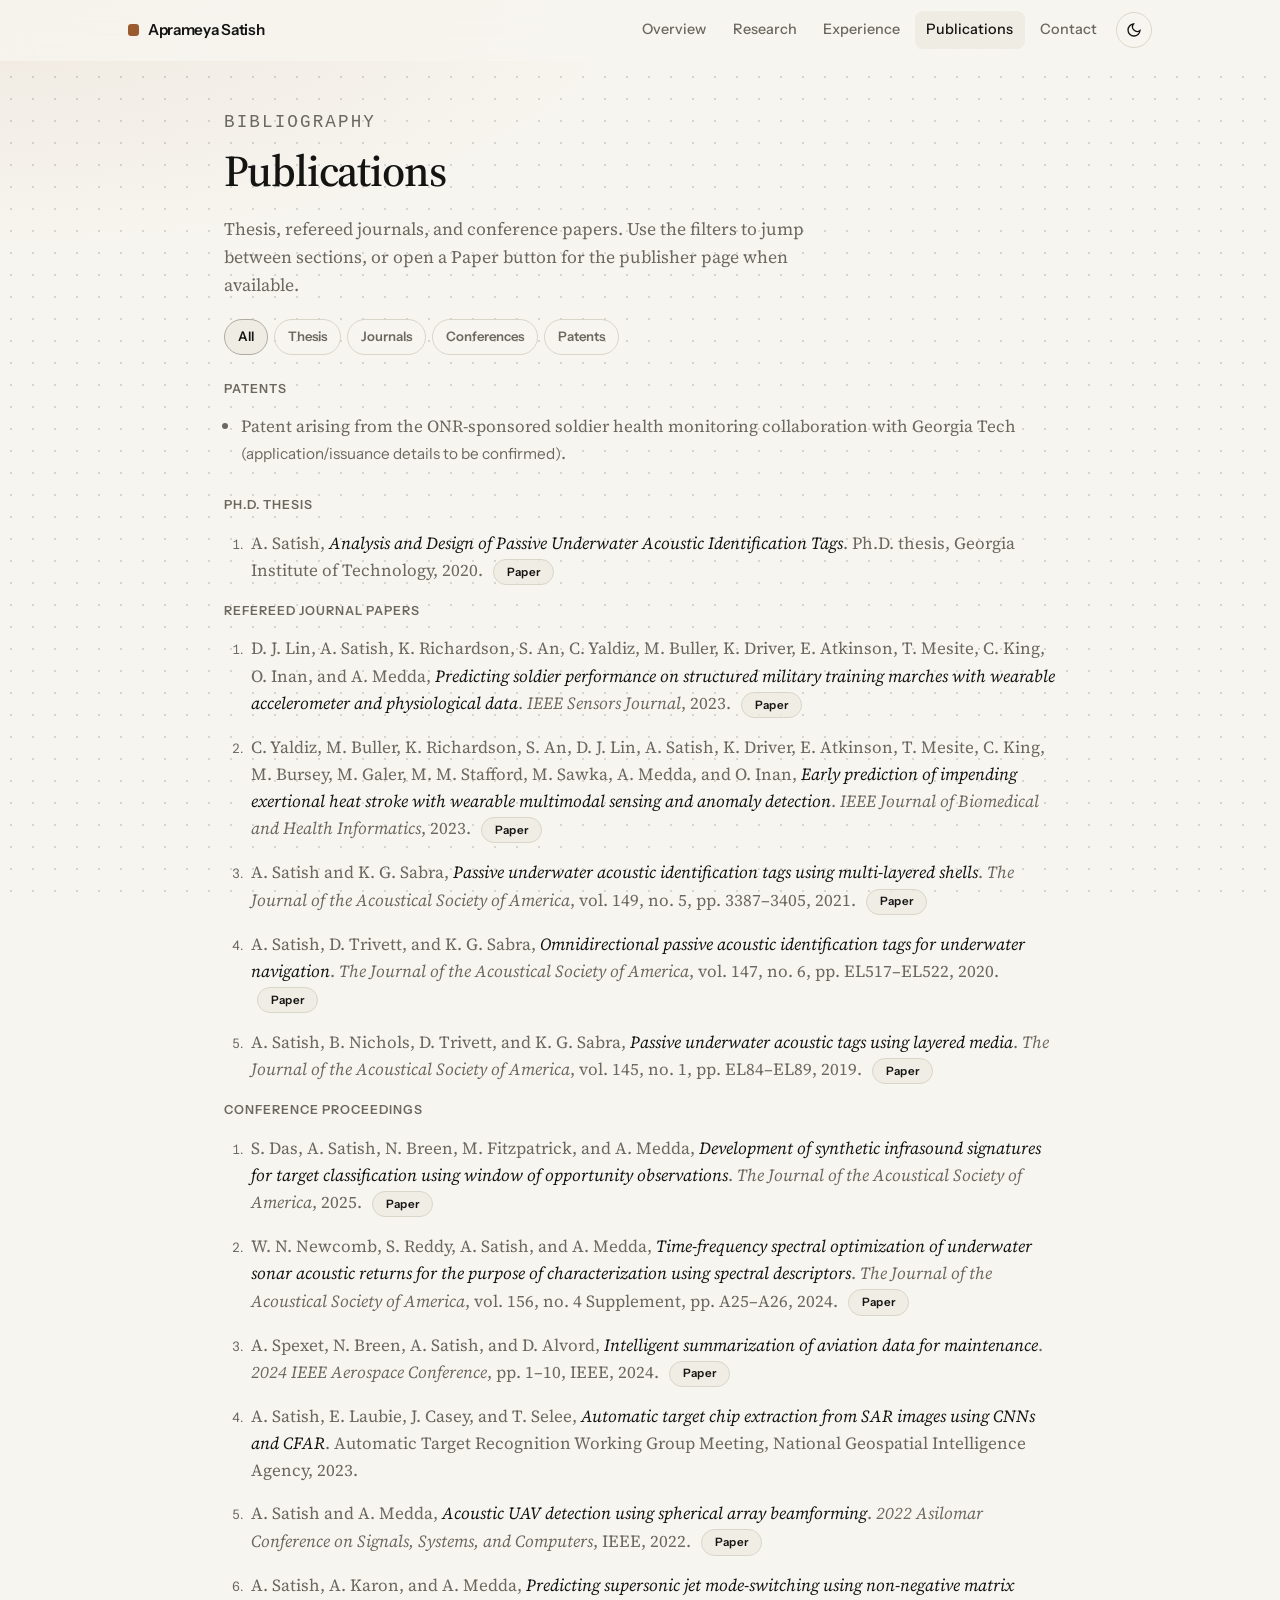
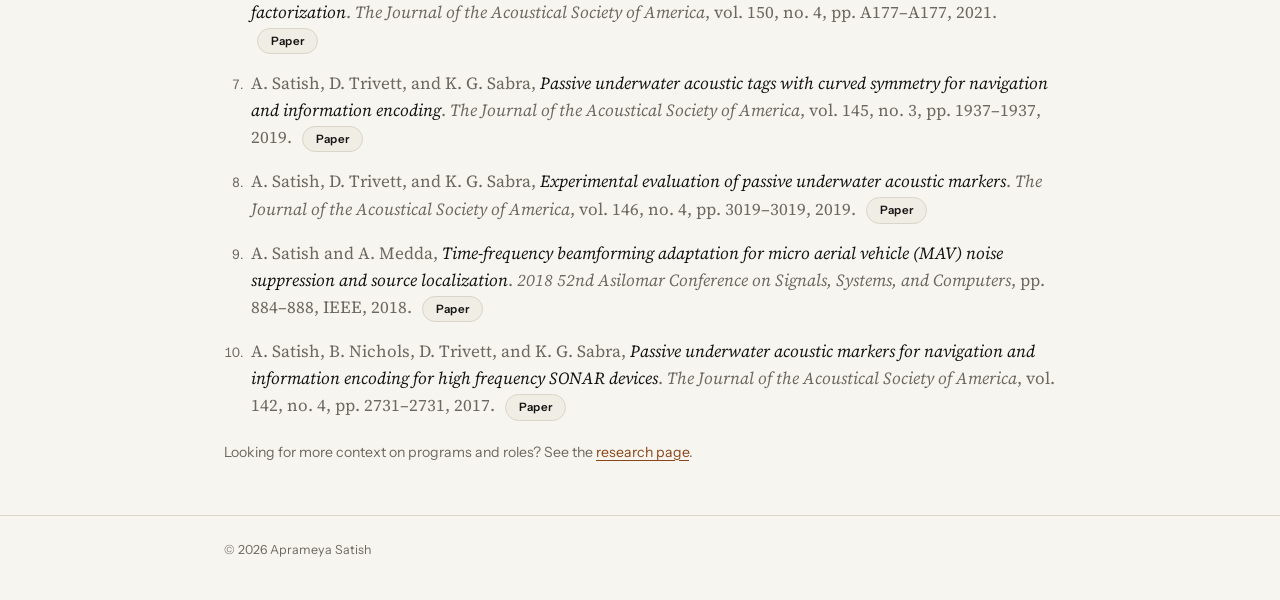
<file: publications.html>
<!DOCTYPE html>
<html lang="en">
<head>
    <meta charset="UTF-8">
    <meta name="viewport" content="width=device-width, initial-scale=1.0">
    <title>Publications — Aprameya Satish</title>
    <meta name="description" content="Publications by Aprameya Satish: journals, conferences, and Ph.D. thesis.">
    <script>
      (function () {
        try {
          var key = "as-theme";
          var stored = localStorage.getItem(key);
          var prefersDark = window.matchMedia("(prefers-color-scheme: dark)").matches;
          var theme = stored === "light" || stored === "dark" ? stored : prefersDark ? "dark" : "light";
          document.documentElement.dataset.theme = theme;
          document.documentElement.style.colorScheme = theme;
        } catch (e) {
          document.documentElement.dataset.theme = "light";
        }
      })();
    </script>
    <link rel="preconnect" href="https://fonts.googleapis.com">
    <link rel="preconnect" href="https://fonts.gstatic.com" crossorigin>
    <link href="https://fonts.googleapis.com/css2?family=Instrument+Sans:ital,wght@0,400;0,500;0,600;0,700;1,400&family=Source+Serif+4:ital,opsz,wght@0,8..60,400;0,8..60,500;0,8..60,600;0,8..60,700;1,8..60,400;1,8..60,500&display=swap" rel="stylesheet">
    <link rel="stylesheet" href="style.css">
</head>
<body>
    <a class="skip-link" href="#main">Skip to content</a>

    <header class="site-header">
        <nav class="nav" aria-label="Primary">
            <a class="nav__brand" href="./">
                <span class="nav__mark" aria-hidden="true"></span>
                Aprameya Satish
            </a>
            <div class="nav__actions">
                <ul class="nav__menu" id="nav-menu">
                    <li><a class="nav__link" href="./">Overview</a></li>
                    <li><a class="nav__link" href="research.html">Research</a></li>
                    <li><a class="nav__link" href="experience.html">Experience</a></li>
                    <li><a class="nav__link" href="publications.html" aria-current="page">Publications</a></li>
                    <li><a class="nav__link" href="./#contact">Contact</a></li>
                </ul>
                <button class="theme-toggle" id="theme-toggle" type="button" aria-label="Toggle color theme">
                    <svg class="icon-moon" viewBox="0 0 24 24" fill="none" stroke="currentColor" stroke-width="2" aria-hidden="true"><path d="M21 12.79A9 9 0 1 1 11.21 3 7 7 0 0 0 21 12.79z"/></svg>
                    <svg class="icon-sun" viewBox="0 0 24 24" fill="none" stroke="currentColor" stroke-width="2" aria-hidden="true"><circle cx="12" cy="12" r="4"/><path d="M12 2v2m0 16v2M4.93 4.93l1.41 1.41m11.32 11.32 1.41 1.41M2 12h2m16 0h2M4.93 19.07l1.41-1.41M17.66 6.34l1.41-1.41"/></svg>
                </button>
                <button class="nav__toggle" id="nav-toggle" type="button" aria-expanded="false" aria-controls="nav-menu" aria-label="Toggle menu">
                    <span></span><span></span><span></span>
                </button>
            </div>
        </nav>
    </header>

    <main id="main">
        <header class="page-header">
            <div class="container">
                <p class="hero__eyebrow reveal">Bibliography</p>
                <h1 class="reveal">Publications</h1>
                <p class="reveal">
                    Thesis, refereed journals, and conference papers. Use the filters to jump between
                    sections, or open a Paper button for the publisher page when available.
                </p>
            </div>
        </header>

        <section class="section" style="padding-top: 0;">
            <div class="container">
                <div class="pub-filters reveal" role="tablist" aria-label="Publication filters">
                    <button type="button" class="pub-filter is-active" data-filter="all">All</button>
                    <button type="button" class="pub-filter" data-filter="thesis">Thesis</button>
                    <button type="button" class="pub-filter" data-filter="journal">Journals</button>
                    <button type="button" class="pub-filter" data-filter="conference">Conferences</button>
                    <button type="button" class="pub-filter" data-filter="patent">Patents</button>
                </div>

                <div class="pub-group" data-group="patent">
                    <h2 class="subsection__title">Patents</h2>
                    <ul class="plain-list" style="margin-bottom: 1.75rem;">
                        <li>
                            Patent arising from the ONR-sponsored soldier health monitoring collaboration
                            with Georgia Tech <span class="muted">(application/issuance details to be confirmed)</span>.
                        </li>
                    </ul>
                </div>

                <div class="pub-group" data-group="thesis">
                    <h2 class="subsection__title">Ph.D. Thesis</h2>
                    <ol class="pub-list">
                        <li id="pub-thesis-2020">
                            <span class="pub-list__entry">
                                A. Satish,
                                <span class="pub-list__title">Analysis and Design of Passive Underwater Acoustic Identification Tags</span>.
                                Ph.D. thesis, Georgia Institute of Technology, 2020.
                                <a class="btn-paper" href="https://hdl.handle.net/1853/65987" target="_blank" rel="noopener noreferrer">Paper</a>
                            </span>
                        </li>
                    </ol>
                </div>

                <div class="pub-group" data-group="journal">
                    <h2 class="subsection__title">Refereed Journal Papers</h2>
                    <ol class="pub-list">
                        <li id="pub-lin-2023">
                            <span class="pub-list__entry">
                                D. J. Lin, A. Satish, K. Richardson, S. An, C. Yaldiz, M. Buller, K. Driver,
                                E. Atkinson, T. Mesite, C. King, O. Inan, and A. Medda,
                                <span class="pub-list__title">Predicting soldier performance on structured military training marches with wearable accelerometer and physiological data</span>.
                                <em>IEEE Sensors Journal</em>, 2023.
                                <a class="btn-paper" href="https://doi.org/10.1109/JSEN.2023.3330409" target="_blank" rel="noopener noreferrer">Paper</a>
                            </span>
                        </li>
                        <li id="pub-yaldiz-2023">
                            <span class="pub-list__entry">
                                C. Yaldiz, M. Buller, K. Richardson, S. An, D. J. Lin, A. Satish, K. Driver,
                                E. Atkinson, T. Mesite, C. King, M. Bursey, M. Galer, M. M. Stafford,
                                M. Sawka, A. Medda, and O. Inan,
                                <span class="pub-list__title">Early prediction of impending exertional heat stroke with wearable multimodal sensing and anomaly detection</span>.
                                <em>IEEE Journal of Biomedical and Health Informatics</em>, 2023.
                                <a class="btn-paper" href="https://doi.org/10.1109/JBHI.2023.3323014" target="_blank" rel="noopener noreferrer">Paper</a>
                            </span>
                        </li>
                        <li id="pub-satish-shells-2021">
                            <span class="pub-list__entry">
                                A. Satish and K. G. Sabra,
                                <span class="pub-list__title">Passive underwater acoustic identification tags using multi-layered shells</span>.
                                <em>The Journal of the Acoustical Society of America</em>, vol. 149, no. 5, pp. 3387–3405, 2021.
                                <a class="btn-paper" href="https://doi.org/10.1121/10.0004990" target="_blank" rel="noopener noreferrer">Paper</a>
                            </span>
                        </li>
                        <li id="pub-satish-omni-2020">
                            <span class="pub-list__entry">
                                A. Satish, D. Trivett, and K. G. Sabra,
                                <span class="pub-list__title">Omnidirectional passive acoustic identification tags for underwater navigation</span>.
                                <em>The Journal of the Acoustical Society of America</em>, vol. 147, no. 6, pp. EL517–EL522, 2020.
                                <a class="btn-paper" href="https://doi.org/10.1121/10.0001444" target="_blank" rel="noopener noreferrer">Paper</a>
                            </span>
                        </li>
                        <li id="pub-satish-layered-2019">
                            <span class="pub-list__entry">
                                A. Satish, B. Nichols, D. Trivett, and K. G. Sabra,
                                <span class="pub-list__title">Passive underwater acoustic tags using layered media</span>.
                                <em>The Journal of the Acoustical Society of America</em>, vol. 145, no. 1, pp. EL84–EL89, 2019.
                                <a class="btn-paper" href="https://doi.org/10.1121/1.5088007" target="_blank" rel="noopener noreferrer">Paper</a>
                            </span>
                        </li>
                    </ol>
                </div>

                <div class="pub-group" data-group="conference">
                    <h2 class="subsection__title">Conference Proceedings</h2>
                    <ol class="pub-list">
                        <li id="pub-das-2025">
                            <span class="pub-list__entry">
                                S. Das, A. Satish, N. Breen, M. Fitzpatrick, and A. Medda,
                                <span class="pub-list__title">Development of synthetic infrasound signatures for target classification using window of opportunity observations</span>.
                                <em>The Journal of the Acoustical Society of America</em>, 2025.
                                <a class="btn-paper" href="https://doi.org/10.1121/10.0038191" target="_blank" rel="noopener noreferrer">Paper</a>
                            </span>
                        </li>
                        <li id="pub-newcomb-2024">
                            <span class="pub-list__entry">
                                W. N. Newcomb, S. Reddy, A. Satish, and A. Medda,
                                <span class="pub-list__title">Time-frequency spectral optimization of underwater sonar acoustic returns for the purpose of characterization using spectral descriptors</span>.
                                <em>The Journal of the Acoustical Society of America</em>, vol. 156, no. 4 Supplement, pp. A25–A26, 2024.
                                <a class="btn-paper" href="https://doi.org/10.1121/10.0034982" target="_blank" rel="noopener noreferrer">Paper</a>
                            </span>
                        </li>
                        <li id="pub-spexet-2024">
                            <span class="pub-list__entry">
                                A. Spexet, N. Breen, A. Satish, and D. Alvord,
                                <span class="pub-list__title">Intelligent summarization of aviation data for maintenance</span>.
                                <em>2024 IEEE Aerospace Conference</em>, pp. 1–10, IEEE, 2024.
                                <a class="btn-paper" href="https://doi.org/10.1109/AERO58975.2024.10521297" target="_blank" rel="noopener noreferrer">Paper</a>
                            </span>
                        </li>
                        <li id="pub-satish-sar-2023">
                            <span class="pub-list__entry">
                                A. Satish, E. Laubie, J. Casey, and T. Selee,
                                <span class="pub-list__title">Automatic target chip extraction from SAR images using CNNs and CFAR</span>.
                                Automatic Target Recognition Working Group Meeting, National Geospatial Intelligence Agency, 2023.
                            </span>
                        </li>
                        <li id="pub-satish-uav-2022">
                            <span class="pub-list__entry">
                                A. Satish and A. Medda,
                                <span class="pub-list__title">Acoustic UAV detection using spherical array beamforming</span>.
                                <em>2022 Asilomar Conference on Signals, Systems, and Computers</em>, IEEE, 2022.
                                <a class="btn-paper" href="https://doi.org/10.1109/IEEECONF56349.2022.10051923" target="_blank" rel="noopener noreferrer">Paper</a>
                            </span>
                        </li>
                        <li id="pub-satish-jet-2021">
                            <span class="pub-list__entry">
                                A. Satish, A. Karon, and A. Medda,
                                <span class="pub-list__title">Predicting supersonic jet mode-switching using non-negative matrix factorization</span>.
                                <em>The Journal of the Acoustical Society of America</em>, vol. 150, no. 4, pp. A177–A177, 2021.
                                <a class="btn-paper" href="https://doi.org/10.1121/10.0008040" target="_blank" rel="noopener noreferrer">Paper</a>
                            </span>
                        </li>
                        <li id="pub-satish-curved-2019">
                            <span class="pub-list__entry">
                                A. Satish, D. Trivett, and K. G. Sabra,
                                <span class="pub-list__title">Passive underwater acoustic tags with curved symmetry for navigation and information encoding</span>.
                                <em>The Journal of the Acoustical Society of America</em>, vol. 145, no. 3, pp. 1937–1937, 2019.
                                <a class="btn-paper" href="https://doi.org/10.1121/1.5102058" target="_blank" rel="noopener noreferrer">Paper</a>
                            </span>
                        </li>
                        <li id="pub-satish-eval-2019">
                            <span class="pub-list__entry">
                                A. Satish, D. Trivett, and K. G. Sabra,
                                <span class="pub-list__title">Experimental evaluation of passive underwater acoustic markers</span>.
                                <em>The Journal of the Acoustical Society of America</em>, vol. 146, no. 4, pp. 3019–3019, 2019.
                                <a class="btn-paper" href="https://doi.org/10.1121/1.5137463" target="_blank" rel="noopener noreferrer">Paper</a>
                            </span>
                        </li>
                        <li id="pub-satish-mav-2018">
                            <span class="pub-list__entry">
                                A. Satish and A. Medda,
                                <span class="pub-list__title">Time-frequency beamforming adaptation for micro aerial vehicle (MAV) noise suppression and source localization</span>.
                                <em>2018 52nd Asilomar Conference on Signals, Systems, and Computers</em>, pp. 884–888, IEEE, 2018.
                                <a class="btn-paper" href="https://doi.org/10.1109/ACSSC.2018.8645315" target="_blank" rel="noopener noreferrer">Paper</a>
                            </span>
                        </li>
                        <li id="pub-satish-markers-2017">
                            <span class="pub-list__entry">
                                A. Satish, B. Nichols, D. Trivett, and K. G. Sabra,
                                <span class="pub-list__title">Passive underwater acoustic markers for navigation and information encoding for high frequency SONAR devices</span>.
                                <em>The Journal of the Acoustical Society of America</em>, vol. 142, no. 4, pp. 2731–2731, 2017.
                                <a class="btn-paper" href="https://doi.org/10.1121/1.5014975" target="_blank" rel="noopener noreferrer">Paper</a>
                            </span>
                        </li>
                    </ol>
                </div>

                <p class="pub-note">
                    Looking for more context on programs and roles?
                    See the <a href="research.html">research page</a>.
                </p>
            </div>
        </section>
    </main>

    <footer class="site-footer">
        <div class="container">
            <p>&copy; <span id="year">2026</span> Aprameya Satish</p>
        </div>
    </footer>

    <script src="app.js"></script>
</body>
</html>
</file>
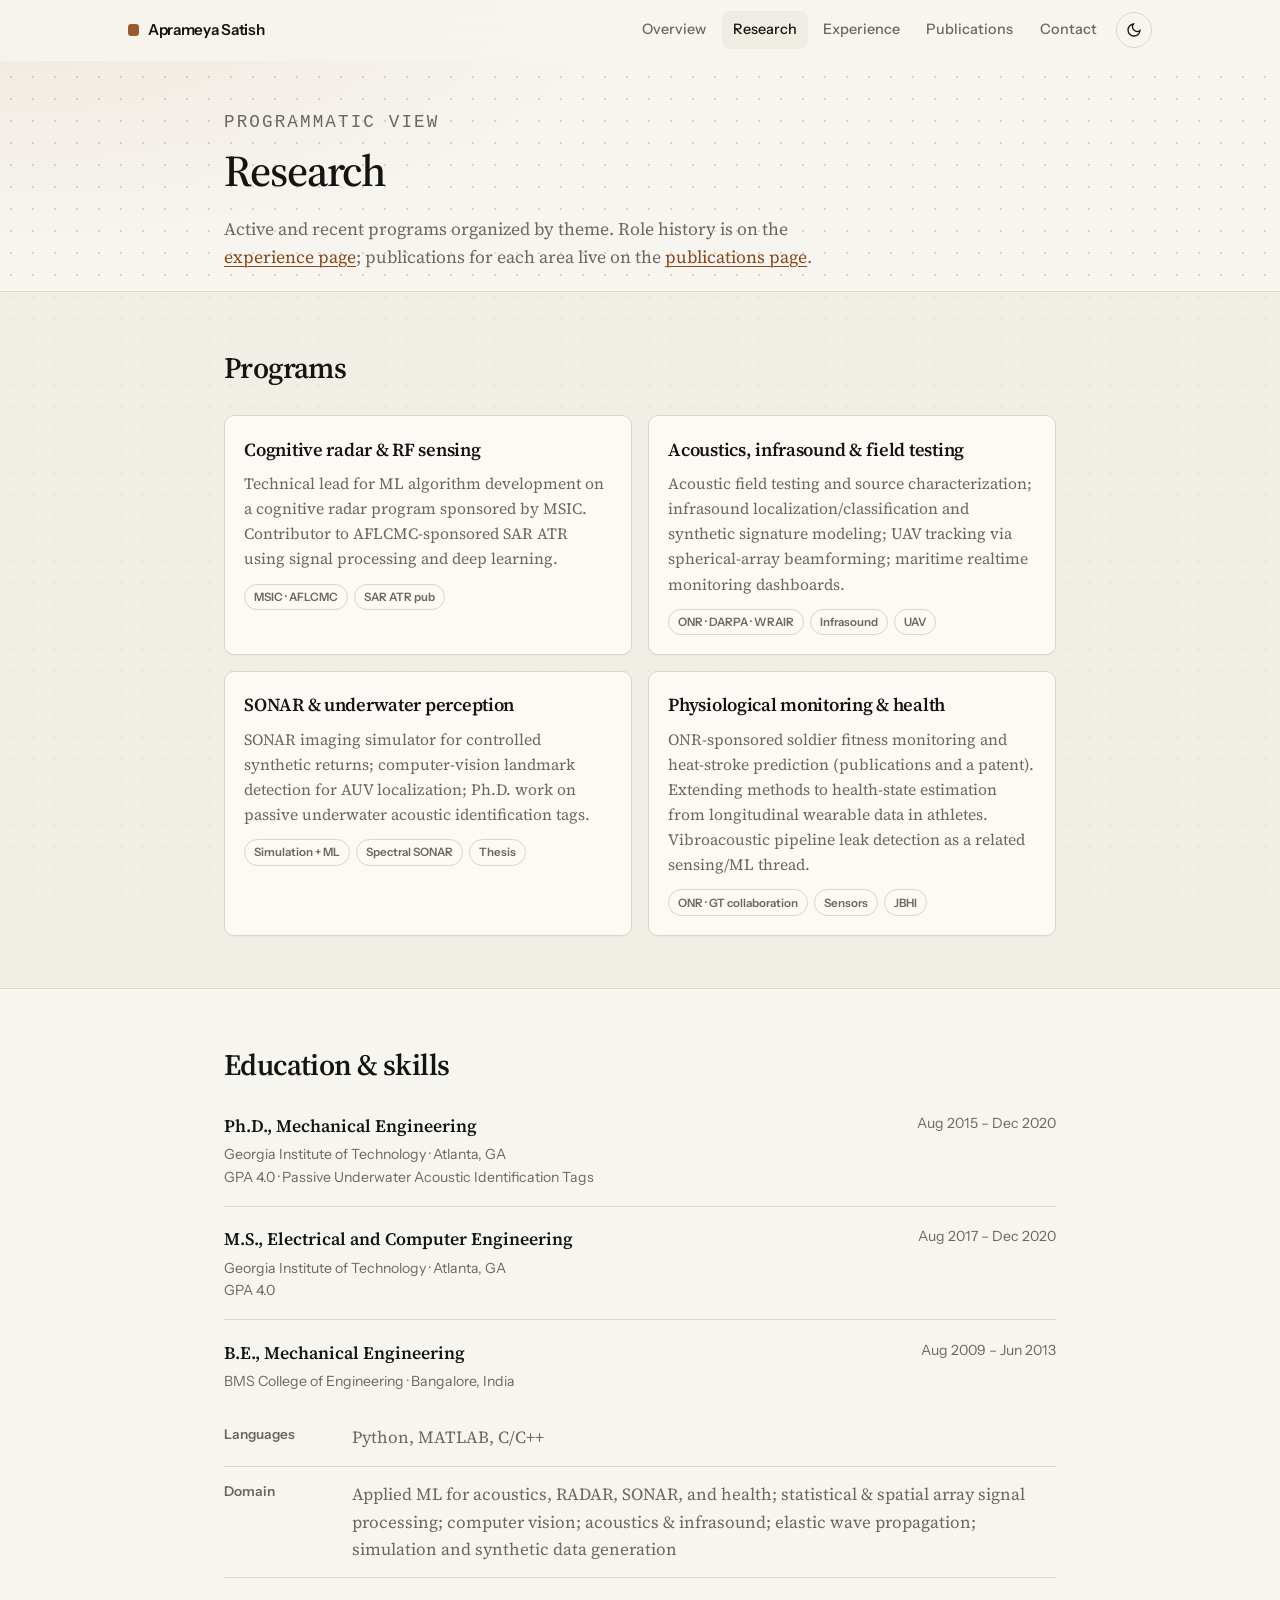
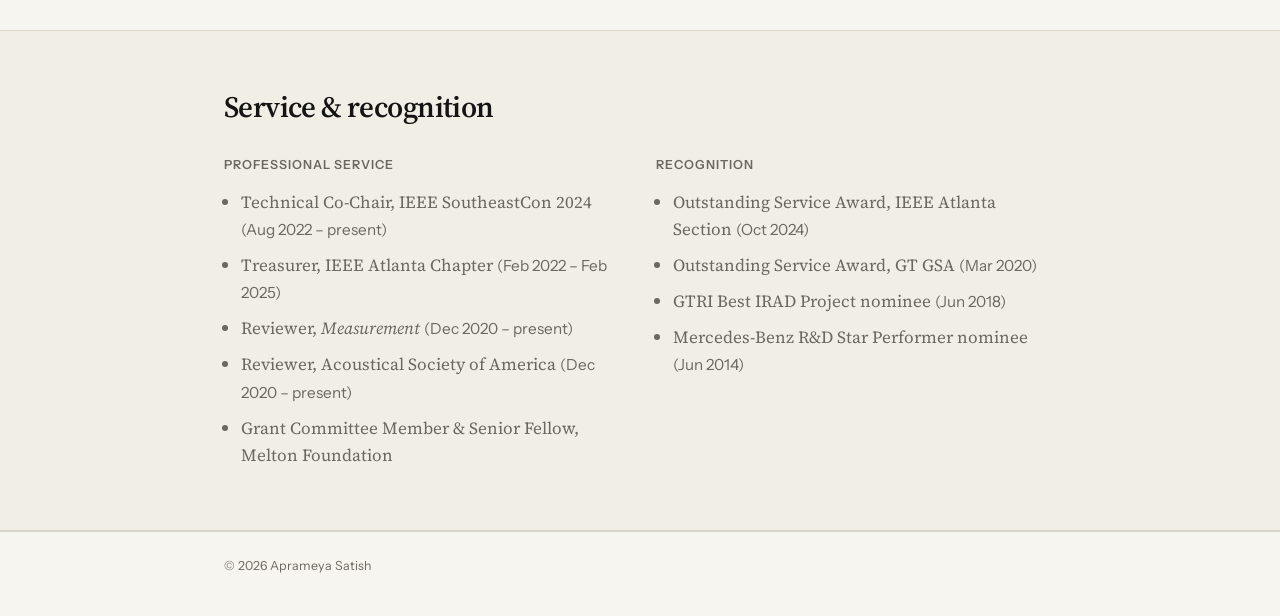
<file: research.html>
<!DOCTYPE html>
<html lang="en">
<head>
    <meta charset="UTF-8">
    <meta name="viewport" content="width=device-width, initial-scale=1.0">
    <title>Research — Aprameya Satish</title>
    <meta name="description" content="Research programs: cognitive radar, acoustics, SONAR, and physiological monitoring.">
    <script>
      (function () {
        try {
          var key = "as-theme";
          var stored = localStorage.getItem(key);
          var prefersDark = window.matchMedia("(prefers-color-scheme: dark)").matches;
          var theme = stored === "light" || stored === "dark" ? stored : prefersDark ? "dark" : "light";
          document.documentElement.dataset.theme = theme;
          document.documentElement.style.colorScheme = theme;
        } catch (e) {
          document.documentElement.dataset.theme = "light";
        }
      })();
    </script>
    <link rel="preconnect" href="https://fonts.googleapis.com">
    <link rel="preconnect" href="https://fonts.gstatic.com" crossorigin>
    <link href="https://fonts.googleapis.com/css2?family=Instrument+Sans:ital,wght@0,400;0,500;0,600;0,700;1,400&family=Source+Serif+4:ital,opsz,wght@0,8..60,400;0,8..60,500;0,8..60,600;0,8..60,700;1,8..60,400;1,8..60,500&display=swap" rel="stylesheet">
    <link rel="stylesheet" href="style.css">
</head>
<body>
    <a class="skip-link" href="#main">Skip to content</a>

    <header class="site-header">
        <nav class="nav" aria-label="Primary">
            <a class="nav__brand" href="./">
                <span class="nav__mark" aria-hidden="true"></span>
                Aprameya Satish
            </a>
            <div class="nav__actions">
                <ul class="nav__menu" id="nav-menu">
                    <li><a class="nav__link" href="./">Overview</a></li>
                    <li><a class="nav__link" href="research.html" aria-current="page">Research</a></li>
                    <li><a class="nav__link" href="experience.html">Experience</a></li>
                    <li><a class="nav__link" href="publications.html">Publications</a></li>
                    <li><a class="nav__link" href="./#contact">Contact</a></li>
                </ul>
                <button class="theme-toggle" id="theme-toggle" type="button" aria-label="Toggle color theme">
                    <svg class="icon-moon" viewBox="0 0 24 24" fill="none" stroke="currentColor" stroke-width="2" aria-hidden="true"><path d="M21 12.79A9 9 0 1 1 11.21 3 7 7 0 0 0 21 12.79z"/></svg>
                    <svg class="icon-sun" viewBox="0 0 24 24" fill="none" stroke="currentColor" stroke-width="2" aria-hidden="true"><circle cx="12" cy="12" r="4"/><path d="M12 2v2m0 16v2M4.93 4.93l1.41 1.41m11.32 11.32 1.41 1.41M2 12h2m16 0h2M4.93 19.07l1.41-1.41M17.66 6.34l1.41-1.41"/></svg>
                </button>
                <button class="nav__toggle" id="nav-toggle" type="button" aria-expanded="false" aria-controls="nav-menu" aria-label="Toggle menu">
                    <span></span><span></span><span></span>
                </button>
            </div>
        </nav>
    </header>

    <main id="main">
        <header class="page-header">
            <div class="container">
                <p class="hero__eyebrow reveal">Programmatic view</p>
                <h1 class="reveal">Research</h1>
                <p class="reveal">
                    Active and recent programs organized by theme.
                    Role history is on the <a href="experience.html">experience page</a>;
                    publications for each area live on the
                    <a href="publications.html">publications page</a>.
                </p>
            </div>
        </header>

        <section id="programs" class="section section--band">
            <div class="container">
                <div class="section__header">
                    <h2 class="section__title reveal">Programs</h2>
                </div>
                <div class="program-grid">
                    <article class="program reveal" id="cognitive-radar">
                        <h3>Cognitive radar &amp; RF sensing</h3>
                        <p>Technical lead for ML algorithm development on a cognitive radar program sponsored by MSIC. Contributor to AFLCMC-sponsored SAR ATR using signal processing and deep learning.</p>
                        <ul class="program__meta">
                            <li>MSIC · AFLCMC</li>
                            <li><a href="publications.html#pub-satish-sar-2023">SAR ATR pub</a></li>
                        </ul>
                    </article>
                    <article class="program reveal" id="acoustics">
                        <h3>Acoustics, infrasound &amp; field testing</h3>
                        <p>Acoustic field testing and source characterization; infrasound localization/classification and synthetic signature modeling; UAV tracking via spherical-array beamforming; maritime realtime monitoring dashboards.</p>
                        <ul class="program__meta">
                            <li>ONR · DARPA · WRAIR</li>
                            <li><a href="publications.html#pub-das-2025">Infrasound</a></li>
                            <li><a href="publications.html#pub-satish-uav-2022">UAV</a></li>
                        </ul>
                    </article>
                    <article class="program reveal" id="sonar">
                        <h3>SONAR &amp; underwater perception</h3>
                        <p>SONAR imaging simulator for controlled synthetic returns; computer-vision landmark detection for AUV localization; Ph.D. work on passive underwater acoustic identification tags.</p>
                        <ul class="program__meta">
                            <li>Simulation + ML</li>
                            <li><a href="publications.html#pub-newcomb-2024">Spectral SONAR</a></li>
                            <li><a href="publications.html#pub-thesis-2020">Thesis</a></li>
                        </ul>
                    </article>
                    <article class="program reveal" id="health">
                        <h3>Physiological monitoring &amp; health</h3>
                        <p>ONR-sponsored soldier fitness monitoring and heat-stroke prediction (publications and a patent). Extending methods to health-state estimation from longitudinal wearable data in athletes. Vibroacoustic pipeline leak detection as a related sensing/ML thread.</p>
                        <ul class="program__meta">
                            <li>ONR · GT collaboration</li>
                            <li><a href="publications.html#pub-lin-2023">Sensors</a></li>
                            <li><a href="publications.html#pub-yaldiz-2023">JBHI</a></li>
                        </ul>
                    </article>
                </div>
            </div>
        </section>

        <section id="education" class="section">
            <div class="container">
                <div class="section__header">
                    <h2 class="section__title reveal">Education &amp; skills</h2>
                </div>
                <ul class="edu-list" style="margin-bottom: 2rem;">
                    <li class="edu-item reveal">
                        <div class="edu-item__main">
                            <h3 class="edu-item__degree">Ph.D., Mechanical Engineering</h3>
                            <p class="edu-item__school">Georgia Institute of Technology · Atlanta, GA</p>
                            <p class="edu-item__detail">GPA 4.0 · Passive Underwater Acoustic Identification Tags</p>
                        </div>
                        <time class="edu-item__dates">Aug 2015 – Dec 2020</time>
                    </li>
                    <li class="edu-item reveal">
                        <div class="edu-item__main">
                            <h3 class="edu-item__degree">M.S., Electrical and Computer Engineering</h3>
                            <p class="edu-item__school">Georgia Institute of Technology · Atlanta, GA</p>
                            <p class="edu-item__detail">GPA 4.0</p>
                        </div>
                        <time class="edu-item__dates">Aug 2017 – Dec 2020</time>
                    </li>
                    <li class="edu-item reveal">
                        <div class="edu-item__main">
                            <h3 class="edu-item__degree">B.E., Mechanical Engineering</h3>
                            <p class="edu-item__school">BMS College of Engineering · Bangalore, India</p>
                        </div>
                        <time class="edu-item__dates">Aug 2009 – Jun 2013</time>
                    </li>
                </ul>
                <dl class="skills-dl reveal">
                    <div class="skills-dl__row">
                        <dt>Languages</dt>
                        <dd>Python, MATLAB, C/C++</dd>
                    </div>
                    <div class="skills-dl__row">
                        <dt>Domain</dt>
                        <dd>Applied ML for acoustics, RADAR, SONAR, and health; statistical &amp; spatial array signal processing; computer vision; acoustics &amp; infrasound; elastic wave propagation; simulation and synthetic data generation</dd>
                    </div>
                </dl>
            </div>
        </section>

        <section id="service" class="section section--band">
            <div class="container">
                <div class="section__header">
                    <h2 class="section__title reveal">Service &amp; recognition</h2>
                </div>
                <div class="two-col">
                    <div class="reveal">
                        <h3 class="subsection__title">Professional service</h3>
                        <ul class="plain-list">
                            <li>Technical Co-Chair, IEEE SoutheastCon 2024 <span class="muted">(Aug 2022 – present)</span></li>
                            <li>Treasurer, IEEE Atlanta Chapter <span class="muted">(Feb 2022 – Feb 2025)</span></li>
                            <li>Reviewer, <em>Measurement</em> <span class="muted">(Dec 2020 – present)</span></li>
                            <li>Reviewer, Acoustical Society of America <span class="muted">(Dec 2020 – present)</span></li>
                            <li>Grant Committee Member &amp; Senior Fellow, Melton Foundation</li>
                        </ul>
                    </div>
                    <div class="reveal">
                        <h3 class="subsection__title">Recognition</h3>
                        <ul class="plain-list">
                            <li>Outstanding Service Award, IEEE Atlanta Section <span class="muted">(Oct 2024)</span></li>
                            <li>Outstanding Service Award, GT GSA <span class="muted">(Mar 2020)</span></li>
                            <li>GTRI Best IRAD Project nominee <span class="muted">(Jun 2018)</span></li>
                            <li>Mercedes-Benz R&amp;D Star Performer nominee <span class="muted">(Jun 2014)</span></li>
                        </ul>
                    </div>
                </div>
            </div>
        </section>
    </main>

    <footer class="site-footer">
        <div class="container">
            <p>&copy; <span id="year">2026</span> Aprameya Satish</p>
        </div>
    </footer>

    <script src="app.js"></script>
</body>
</html>
</file>
<file: style.css>
/* Faculty-style layout inspired by zk15: overview / programs / publications
   with light+dark themes and a dotted-grid atmosphere. */

:root {
  color-scheme: light;
  --font-serif: "Source Serif 4", "Iowan Old Style", Georgia, serif;
  --font-sans: "Instrument Sans", "Avenir Next", "Segoe UI", sans-serif;
  --font-mono: ui-monospace, "SF Mono", Menlo, Consolas, monospace;

  --bg: #f7f5ef;
  --bg-elevated: #fffcf7;
  --fg: #141413;
  --muted: #6b6860;
  --border: #d9d5c8;
  --surface: #efece3;
  --link: #8b4518;
  --link-hover: #6b3410;
  --accent: #9a5b2f;
  --cta: #1f3a44;
  --cta-hover: #162a31;
  --cta-text: #f7f5ef;
  --nav-bg: color-mix(in srgb, var(--bg) 86%, transparent);
  --dot: color-mix(in srgb, var(--fg) 14%, transparent);
  --shadow: 0 1px 2px rgba(20, 20, 19, 0.04);

  --nav-h: 3.75rem;
  --content: 52rem;
  --content-wide: 64rem;
  --radius: 10px;
  --ease: cubic-bezier(0.22, 1, 0.36, 1);
  --duration: 280ms;
}

html[data-theme="dark"] {
  color-scheme: dark;
  --bg: #12140f;
  --bg-elevated: #1a1d16;
  --fg: #f2f0e8;
  --muted: #a8a499;
  --border: #2e3228;
  --surface: #22261c;
  --link: #d4a574;
  --link-hover: #e8c49a;
  --accent: #c9884a;
  --cta: #e8e2d4;
  --cta-hover: #fff8ec;
  --cta-text: #141413;
  --nav-bg: color-mix(in srgb, var(--bg) 88%, transparent);
  --dot: color-mix(in srgb, var(--fg) 16%, transparent);
  --shadow: 0 1px 3px rgba(0, 0, 0, 0.35);
}

*,
*::before,
*::after {
  box-sizing: border-box;
}

html {
  scroll-behavior: smooth;
  -webkit-font-smoothing: antialiased;
}

body {
  margin: 0;
  min-height: 100vh;
  font-family: var(--font-serif);
  font-size: 1.0625rem;
  line-height: 1.6;
  color: var(--fg);
  background-color: var(--bg);
  background-image:
    radial-gradient(circle, var(--dot) 1px, transparent 1.2px),
    radial-gradient(ellipse 90% 50% at 0% 0%, color-mix(in srgb, var(--accent) 8%, transparent), transparent 55%);
  background-size: 22px 22px, 100% 100%;
  background-attachment: fixed;
  transition: background-color var(--duration) var(--ease), color var(--duration) var(--ease);
}

img {
  max-width: 100%;
  display: block;
}

a {
  color: var(--link);
  text-decoration-thickness: 1px;
  text-underline-offset: 0.18em;
  transition: color var(--duration) var(--ease);
}

a:hover {
  color: var(--link-hover);
}

a:focus-visible,
button:focus-visible {
  outline: 2px solid var(--accent);
  outline-offset: 3px;
}

[id] {
  scroll-margin-top: calc(var(--nav-h) + 1rem);
}

.skip-link {
  position: absolute;
  left: 1rem;
  top: -100px;
  z-index: 100;
  padding: 0.5rem 0.75rem;
  background: var(--fg);
  color: var(--bg);
  font-family: var(--font-sans);
  font-size: 0.85rem;
  text-decoration: none;
}

.skip-link:focus {
  top: 0.75rem;
}

.container {
  width: min(100% - 2.5rem, var(--content));
  margin-inline: auto;
}

.container--wide {
  width: min(100% - 2.5rem, var(--content-wide));
}

/* ——— Nav ——— */

.site-header {
  position: sticky;
  top: 0;
  z-index: 50;
  min-height: var(--nav-h);
  backdrop-filter: blur(14px);
  background: var(--nav-bg);
  border-bottom: 1px solid transparent;
  transition: border-color var(--duration) var(--ease), background var(--duration) var(--ease);
}

.site-header.is-scrolled {
  border-bottom-color: var(--border);
}

.nav {
  width: min(100% - 2rem, var(--content-wide));
  margin-inline: auto;
  min-height: var(--nav-h);
  display: flex;
  align-items: center;
  justify-content: space-between;
  gap: 1rem;
  font-family: var(--font-sans);
}

.nav__brand {
  display: inline-flex;
  align-items: center;
  gap: 0.55rem;
  color: var(--fg);
  font-weight: 600;
  font-size: 0.95rem;
  letter-spacing: -0.02em;
  text-decoration: none;
}

.nav__brand:hover {
  color: var(--fg);
}

.nav__mark {
  width: 0.7rem;
  height: 0.7rem;
  border-radius: 0.2rem;
  background: var(--accent);
  transition: transform var(--duration) var(--ease);
}

.nav__brand:hover .nav__mark {
  transform: rotate(20deg);
}

.nav__actions {
  display: flex;
  align-items: center;
  gap: 0.5rem;
}

.nav__menu {
  display: flex;
  flex-wrap: wrap;
  gap: 0.15rem 0.25rem;
  list-style: none;
  margin: 0;
  padding: 0;
}

.nav__link {
  display: block;
  padding: 0.45rem 0.7rem;
  border-radius: 8px;
  color: var(--muted);
  font-size: 0.9rem;
  font-weight: 500;
  text-decoration: none;
}

.nav__link:hover,
.nav__link[aria-current="page"],
.nav__link.is-active {
  color: var(--fg);
  background: var(--surface);
}

.theme-toggle,
.nav__toggle {
  appearance: none;
  border: 1px solid var(--border);
  background: transparent;
  color: var(--fg);
  cursor: pointer;
  display: inline-flex;
  align-items: center;
  justify-content: center;
  width: 2.25rem;
  height: 2.25rem;
  border-radius: 999px;
  padding: 0;
  transition: background var(--duration) var(--ease), border-color var(--duration) var(--ease);
}

.theme-toggle:hover,
.nav__toggle:hover {
  background: var(--surface);
}

.theme-toggle svg {
  width: 1rem;
  height: 1rem;
}

html[data-theme="light"] .icon-sun {
  display: none;
}

html[data-theme="dark"] .icon-moon {
  display: none;
}

.nav__toggle {
  display: none;
  flex-direction: column;
  gap: 4px;
  border-radius: 8px;
}

.nav__toggle span {
  width: 1rem;
  height: 2px;
  background: var(--fg);
  border-radius: 2px;
}

/* ——— Hero / page intro ——— */

.hero {
  padding: calc(var(--nav-h) * 0.35 + 2.5rem) 0 2.75rem;
}

.hero__eyebrow {
  margin: 0 0 0.85rem;
  font-family: var(--font-mono);
  font-size: 0.75rem;
  font-weight: 500;
  letter-spacing: 0.12em;
  text-transform: uppercase;
  color: var(--accent);
}

.hero__title {
  margin: 0 0 0.65rem;
  font-family: var(--font-serif);
  font-size: clamp(2.4rem, 6vw, 3.6rem);
  font-weight: 550;
  line-height: 1.08;
  letter-spacing: -0.03em;
}

.hero__lede {
  margin: 0 0 1.4rem;
  max-width: 38rem;
  font-size: clamp(1.05rem, 2vw, 1.2rem);
  line-height: 1.5;
  color: var(--muted);
}

.btn-row {
  display: flex;
  flex-wrap: wrap;
  gap: 0.7rem;
  margin-bottom: 1.25rem;
}

.btn {
  display: inline-flex;
  align-items: center;
  gap: 0.4rem;
  padding: 0.65rem 1.15rem;
  border-radius: 8px;
  border: 1px solid transparent;
  font-family: var(--font-sans);
  font-size: 0.92rem;
  font-weight: 600;
  text-decoration: none;
  transition: background var(--duration) var(--ease), border-color var(--duration) var(--ease),
    color var(--duration) var(--ease), transform var(--duration) var(--ease);
}

.btn:hover {
  text-decoration: none;
  transform: translateY(-1px);
}

.btn--primary {
  background: var(--cta);
  color: var(--cta-text);
}

.btn--primary:hover {
  background: var(--cta-hover);
  color: var(--cta-text);
}

.btn--secondary {
  background: var(--surface);
  color: var(--fg);
  border-color: var(--border);
  box-shadow: var(--shadow);
}

.btn--secondary:hover {
  color: var(--fg);
  border-color: color-mix(in srgb, var(--fg) 28%, var(--border));
}

.fact-chips {
  display: flex;
  flex-wrap: wrap;
  gap: 0.5rem;
  margin: 0 0 1rem;
  padding: 0;
  list-style: none;
}

.fact-chips li {
  font-family: var(--font-mono);
  font-size: 0.75rem;
  color: var(--muted);
  border: 1px solid var(--border);
  border-radius: 999px;
  padding: 0.35rem 0.75rem;
  background: color-mix(in srgb, var(--bg-elevated) 80%, transparent);
  cursor: default;
  user-select: none;
}

.social-links {
  display: flex;
  flex-wrap: wrap;
  align-items: center;
  gap: 0.65rem;
  margin: 0;
  padding: 0;
  list-style: none;
}

.social-link {
  display: inline-flex;
  align-items: center;
  justify-content: center;
  width: 2.35rem;
  height: 2.35rem;
  color: var(--fg);
  background: var(--surface);
  border: 1px solid var(--border);
  border-radius: 8px;
  text-decoration: none;
  box-shadow: var(--shadow);
  transition: color var(--duration) var(--ease), border-color var(--duration) var(--ease),
    background var(--duration) var(--ease), transform var(--duration) var(--ease);
}

.social-link svg {
  width: 1.15rem;
  height: 1.15rem;
}

.social-link:hover {
  color: var(--link);
  border-color: color-mix(in srgb, var(--link) 35%, var(--border));
  background: var(--bg-elevated);
  transform: translateY(-1px);
}

.page-header {
  padding: calc(var(--nav-h) * 0.25 + 2rem) 0 1.25rem;
}

.page-header h1 {
  margin: 0 0 0.5rem;
  font-size: clamp(2rem, 4.5vw, 2.75rem);
  font-weight: 550;
  letter-spacing: -0.025em;
}

.page-header p {
  margin: 0;
  max-width: 40rem;
  color: var(--muted);
  font-size: 1.1rem;
}

/* ——— Sections ——— */

.section {
  padding: 3.25rem 0;
}

.section--band {
  background: color-mix(in srgb, var(--surface) 72%, transparent);
  border-block: 1px solid var(--border);
}

.section__header {
  display: flex;
  flex-wrap: wrap;
  align-items: baseline;
  justify-content: space-between;
  gap: 0.75rem 1.25rem;
  margin-bottom: 1.5rem;
}

.section__title {
  margin: 0;
  font-size: clamp(1.45rem, 3vw, 1.85rem);
  font-weight: 600;
  letter-spacing: -0.02em;
}

.section__link {
  font-family: var(--font-sans);
  font-size: 0.88rem;
  font-weight: 600;
  text-decoration: none;
  border-bottom: 1px solid currentColor;
}

.subsection__title {
  margin: 1.75rem 0 0.9rem;
  font-family: var(--font-sans);
  font-size: 0.78rem;
  font-weight: 600;
  letter-spacing: 0.08em;
  text-transform: uppercase;
  color: var(--muted);
}

.subsection__title:first-child {
  margin-top: 0;
}

.prose p {
  margin: 0 0 1rem;
  color: var(--muted);
}

.prose p:last-child {
  margin-bottom: 0;
}

/* ——— Program cards (programmatic partition) ——— */

.program-grid {
  display: grid;
  grid-template-columns: repeat(2, minmax(0, 1fr));
  gap: 1rem;
}

.program {
  padding: 1.15rem 1.2rem;
  border: 1px solid var(--border);
  border-radius: var(--radius);
  background: color-mix(in srgb, var(--bg-elevated) 88%, transparent);
  box-shadow: var(--shadow);
}

.program h3 {
  margin: 0 0 0.45rem;
  font-size: 1.15rem;
  font-weight: 600;
  letter-spacing: -0.015em;
}

.program p {
  margin: 0 0 0.75rem;
  color: var(--muted);
  font-size: 0.98rem;
}

.program__meta {
  display: flex;
  flex-wrap: wrap;
  gap: 0.4rem;
  margin: 0;
  padding: 0;
  list-style: none;
}

.program__meta li {
  font-family: var(--font-sans);
  font-size: 0.72rem;
  font-weight: 600;
  color: var(--muted);
  border: 1px solid var(--border);
  border-radius: 999px;
  padding: 0.2rem 0.55rem;
}

.program__meta a {
  color: inherit;
  text-decoration: none;
  border: 0;
  background: none;
  padding: 0;
  border-radius: 0;
}

.program__meta li:has(a):hover {
  color: var(--link);
  border-color: color-mix(in srgb, var(--link) 40%, var(--border));
}

.program__meta a:hover {
  color: inherit;
}

/* ——— Selected pubs teaser ——— */

.teaser-list {
  margin: 0;
  padding: 0;
  list-style: none;
  display: grid;
  gap: 0.85rem;
}

.teaser-list li {
  display: grid;
  grid-template-columns: auto 1fr;
  gap: 0.75rem 1rem;
  align-items: start;
  padding-bottom: 0.85rem;
  border-bottom: 1px solid var(--border);
}

.teaser-list li:last-child {
  border-bottom: none;
  padding-bottom: 0;
}

.teaser-year {
  font-family: var(--font-mono);
  font-size: 0.78rem;
  color: var(--accent);
  padding-top: 0.2rem;
}

.teaser-title {
  margin: 0 0 0.2rem;
  font-size: 1rem;
  font-weight: 500;
}

.teaser-venue {
  margin: 0;
  font-family: var(--font-sans);
  font-size: 0.82rem;
  color: var(--muted);
}

/* ——— Experience / jobs ——— */

.job {
  padding-bottom: 2rem;
  margin-bottom: 1.5rem;
  border-bottom: 1px solid var(--border);
}

.job:last-child {
  margin-bottom: 0;
  padding-bottom: 0;
  border-bottom: none;
}

.job__header {
  display: flex;
  justify-content: space-between;
  align-items: baseline;
  gap: 1rem;
  flex-wrap: wrap;
  margin-bottom: 0.85rem;
}

.job__title {
  margin: 0 0 0.2rem;
  font-size: 1.25rem;
  font-weight: 600;
}

.job__org {
  margin: 0;
  font-family: var(--font-sans);
  font-size: 0.88rem;
  color: var(--muted);
}

.job__dates {
  font-family: var(--font-sans);
  font-size: 0.88rem;
  color: var(--muted);
  white-space: nowrap;
}

.job__bullets {
  margin: 0;
  padding-left: 1.1rem;
  color: var(--muted);
}

.job__bullets li {
  margin-bottom: 0.65rem;
}

.job__bullets strong {
  color: var(--fg);
  font-weight: 600;
}

.job__cites {
  display: block;
  margin-top: 0.35rem;
  font-family: var(--font-sans);
  font-size: 0.82rem;
  color: var(--muted);
}

.job__cites a {
  color: var(--muted);
  text-decoration: none;
  border-bottom: 1px solid var(--border);
}

.job__cites a:hover {
  color: var(--link);
  border-bottom-color: var(--link);
}

/* ——— Publications ——— */

.pub-filters {
  display: flex;
  flex-wrap: wrap;
  gap: 0.4rem;
  margin: 0 0 1.5rem;
  font-family: var(--font-sans);
}

.pub-filter {
  appearance: none;
  border: 1px solid var(--border);
  background: transparent;
  color: var(--muted);
  font: inherit;
  font-size: 0.82rem;
  font-weight: 600;
  padding: 0.4rem 0.8rem;
  border-radius: 999px;
  cursor: pointer;
}

.pub-filter:hover,
.pub-filter.is-active {
  color: var(--fg);
  background: var(--surface);
  border-color: color-mix(in srgb, var(--fg) 22%, var(--border));
}

.pub-list {
  margin: 0 0 0.5rem;
  padding-left: 1.35rem;
  color: var(--muted);
}

.pub-list li {
  margin-bottom: 1rem;
  padding-left: 0.35rem;
  scroll-margin-top: calc(var(--nav-h) + 1.25rem);
}

.pub-list li::marker {
  font-family: var(--font-sans);
  font-size: 0.82rem;
  color: var(--muted);
}

.pub-list__title {
  font-style: italic;
  color: var(--fg);
}

.btn-paper {
  display: inline-flex;
  align-items: center;
  justify-content: center;
  margin-left: 0.35rem;
  padding: 0.18rem 0.8rem;
  border: 1px solid var(--border);
  border-radius: 999px;
  background: color-mix(in srgb, var(--surface) 80%, transparent);
  color: var(--fg);
  font-family: var(--font-sans);
  font-size: 0.72rem;
  font-weight: 600;
  letter-spacing: 0.03em;
  text-decoration: none;
  vertical-align: middle;
  white-space: nowrap;
  transition: background var(--duration) var(--ease), border-color var(--duration) var(--ease),
    color var(--duration) var(--ease);
}

.btn-paper:hover {
  color: var(--fg);
  border-color: color-mix(in srgb, var(--fg) 35%, var(--border));
  background: var(--surface);
  text-decoration: none;
}

.pub-note {
  margin: 1.25rem 0 0;
  font-family: var(--font-sans);
  font-size: 0.88rem;
  color: var(--muted);
}

/* ——— Education / skills / service / contact ——— */

.edu-list,
.plain-list,
.contact-list {
  margin: 0;
  padding: 0;
  list-style: none;
}

.edu-list {
  display: grid;
  gap: 1.15rem;
}

.edu-item {
  display: flex;
  justify-content: space-between;
  gap: 1rem;
  flex-wrap: wrap;
  padding-bottom: 1.1rem;
  border-bottom: 1px solid var(--border);
}

.edu-item:last-child {
  border-bottom: none;
  padding-bottom: 0;
}

.edu-item__degree {
  margin: 0 0 0.2rem;
  font-size: 1.1rem;
  font-weight: 600;
}

.edu-item__school,
.edu-item__detail,
.edu-item__dates {
  margin: 0;
  font-family: var(--font-sans);
  font-size: 0.88rem;
  color: var(--muted);
}

.skills-dl {
  margin: 0;
}

.skills-dl__row {
  display: grid;
  grid-template-columns: 7rem 1fr;
  gap: 1rem;
  padding: 0.9rem 0;
  border-bottom: 1px solid var(--border);
}

.skills-dl__row:first-child {
  padding-top: 0;
}

.skills-dl__row dt {
  font-family: var(--font-sans);
  font-size: 0.85rem;
  font-weight: 600;
  color: var(--muted);
}

.skills-dl__row dd {
  margin: 0;
  color: var(--muted);
}

.two-col {
  display: grid;
  grid-template-columns: 1fr 1fr;
  gap: 2rem;
}

.plain-list {
  padding-left: 1.05rem;
  list-style: disc;
  color: var(--muted);
}

.plain-list li {
  margin-bottom: 0.55rem;
}

.muted {
  color: var(--muted);
  font-family: var(--font-sans);
  font-size: 0.9em;
}

.contact-block__lede {
  margin: 0 0 1.1rem;
  max-width: 34rem;
  font-size: 1.1rem;
  color: var(--muted);
}

.contact-linkedin {
  margin: 0 0 1.5rem;
}

.contact-form {
  display: grid;
  gap: 0.95rem;
  max-width: 32rem;
}

.contact-form__honeypot {
  position: absolute;
  left: -10000px;
  width: 1px;
  height: 1px;
  overflow: hidden;
}

.form-row {
  display: grid;
  gap: 0.35rem;
}

.form-row label {
  font-family: var(--font-sans);
  font-size: 0.82rem;
  font-weight: 600;
  color: var(--muted);
}

.form-row input,
.form-row textarea {
  width: 100%;
  padding: 0.7rem 0.8rem;
  border: 1px solid var(--border);
  border-radius: 8px;
  background: color-mix(in srgb, var(--bg-elevated) 90%, transparent);
  color: var(--fg);
  font-family: var(--font-sans);
  font-size: 0.95rem;
  line-height: 1.4;
  transition: border-color var(--duration) var(--ease), background var(--duration) var(--ease);
}

.form-row input:focus,
.form-row textarea:focus {
  outline: none;
  border-color: color-mix(in srgb, var(--accent) 55%, var(--border));
  background: var(--bg-elevated);
}

.form-row textarea {
  resize: vertical;
  min-height: 8rem;
  font-family: var(--font-serif);
}

.contact-form .btn {
  justify-self: start;
}

.contact-form__status {
  margin: 0;
  min-height: 1.3em;
  font-family: var(--font-sans);
  font-size: 0.88rem;
  color: var(--muted);
}

.contact-form__status[data-kind="success"] {
  color: var(--accent);
}

.contact-form__status[data-kind="error"] {
  color: #b42318;
}

html[data-theme="dark"] .contact-form__status[data-kind="error"] {
  color: #f5a8a0;
}

.contact-form__status[data-kind="warn"] {
  color: var(--muted);
}

.contact-list {
  display: grid;
  gap: 0.4rem;
  margin-bottom: 1.1rem;
  font-family: var(--font-sans);
  font-size: 0.9rem;
}

.contact-list a {
  color: var(--fg);
  text-decoration: none;
  border-bottom: 1px solid var(--border);
  width: fit-content;
}

.contact-list a:hover {
  color: var(--link);
  border-bottom-color: var(--link);
}

.text-link {
  font-family: var(--font-sans);
  font-size: 0.9rem;
  font-weight: 600;
  color: var(--fg);
  text-decoration: none;
  border-bottom: 1px solid var(--fg);
}

.text-link:hover {
  color: var(--link);
  border-bottom-color: var(--link);
}

.site-footer {
  padding: 1.5rem 0 2.5rem;
  border-top: 1px solid var(--border);
  font-family: var(--font-sans);
  font-size: 0.78rem;
  color: var(--muted);
}

.site-footer p {
  margin: 0;
}

/* ——— Motion ——— */

.reveal {
  opacity: 0;
  transform: translateY(0.7rem);
  transition: opacity var(--duration) var(--ease), transform var(--duration) var(--ease);
}

.reveal.is-visible {
  opacity: 1;
  transform: none;
}

@media (prefers-reduced-motion: reduce) {
  html {
    scroll-behavior: auto;
  }

  .reveal {
    opacity: 1;
    transform: none;
    transition: none;
  }

  .btn:hover {
    transform: none;
  }
}

/* ——— Responsive ——— */

@media (max-width: 860px) {
  .nav__toggle {
    display: inline-flex;
  }

  .nav__menu {
    display: none;
    position: absolute;
    top: var(--nav-h);
    left: 0;
    right: 0;
    flex-direction: column;
    gap: 0;
    padding: 0.5rem 1.25rem 1rem;
    background: var(--bg);
    border-bottom: 1px solid var(--border);
  }

  .nav__menu.is-open {
    display: flex;
  }

  .program-grid,
  .two-col {
    grid-template-columns: 1fr;
  }

  .skills-dl__row {
    grid-template-columns: 1fr;
    gap: 0.25rem;
  }
}

@media (max-width: 480px) {
  .container,
  .container--wide,
  .nav {
    width: min(100% - 1.5rem, var(--content-wide));
  }

  .btn-row {
    flex-direction: column;
    align-items: stretch;
  }
}
</file>
